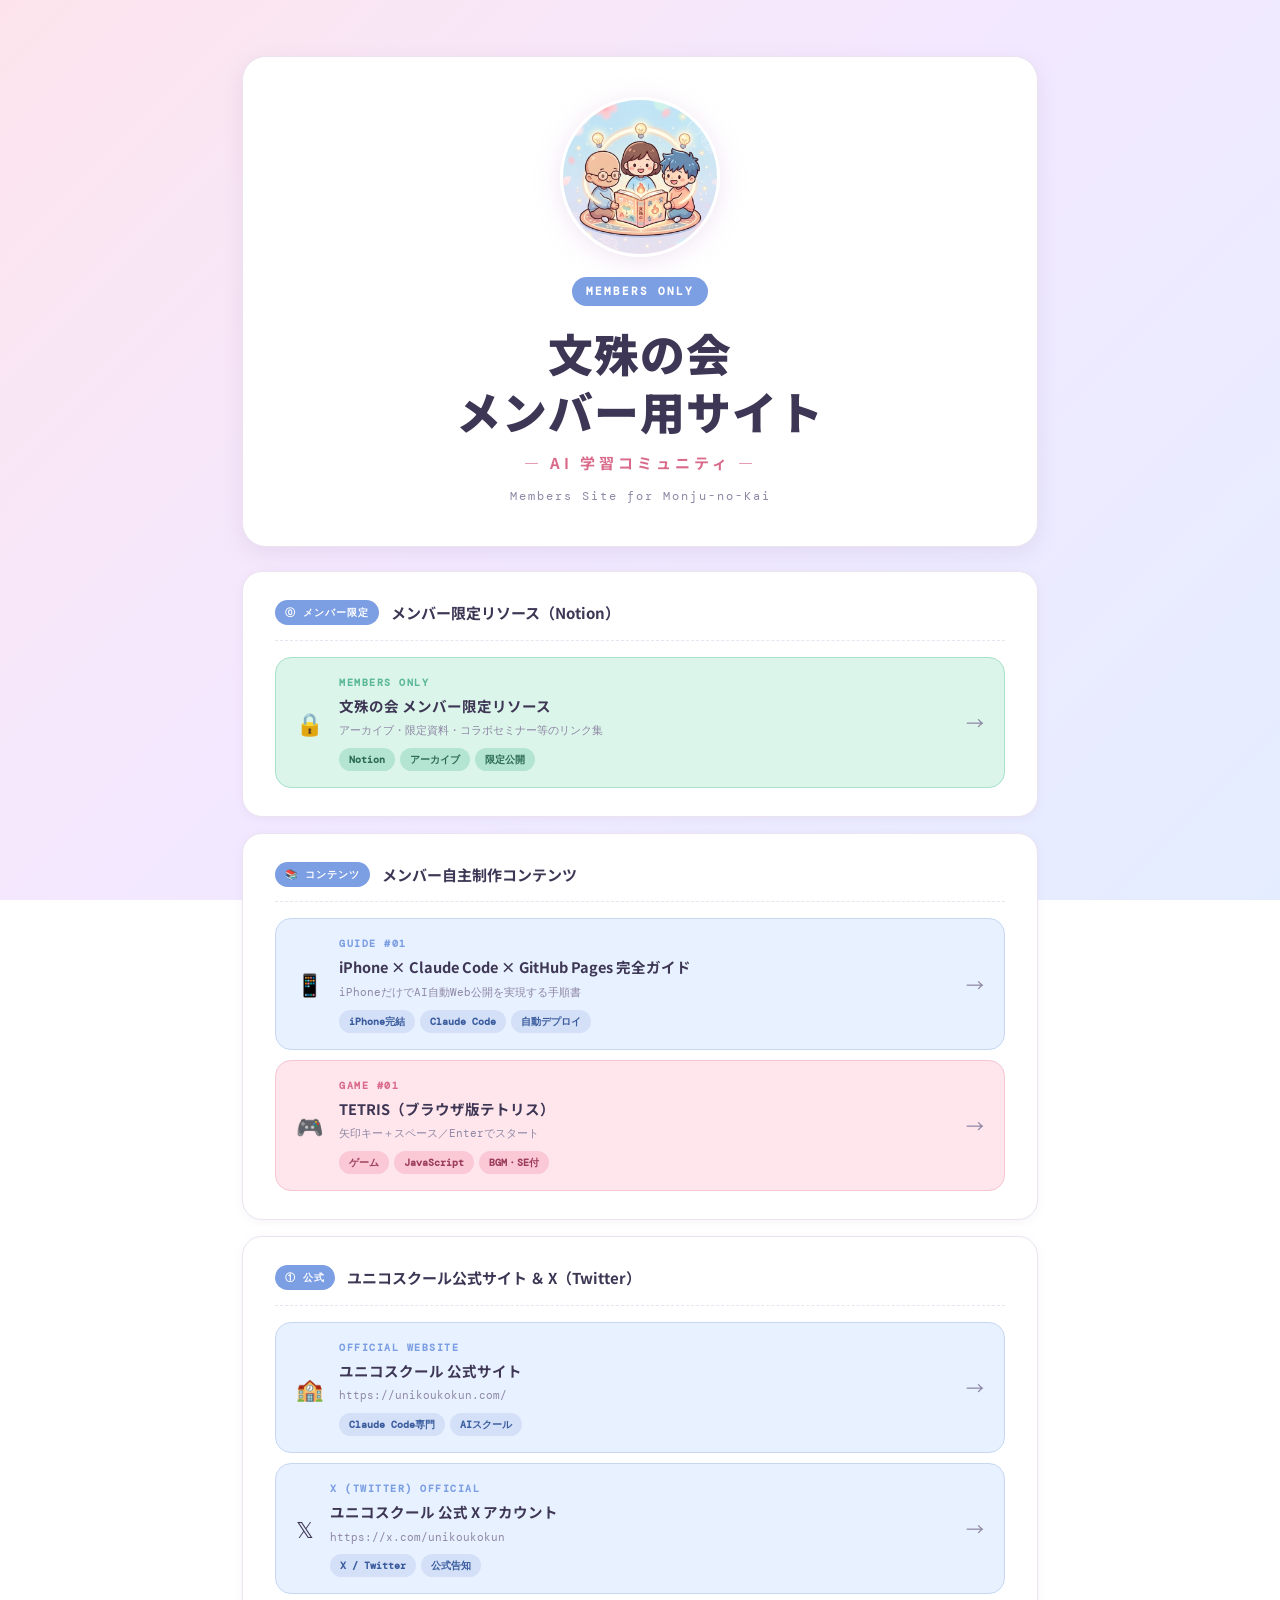
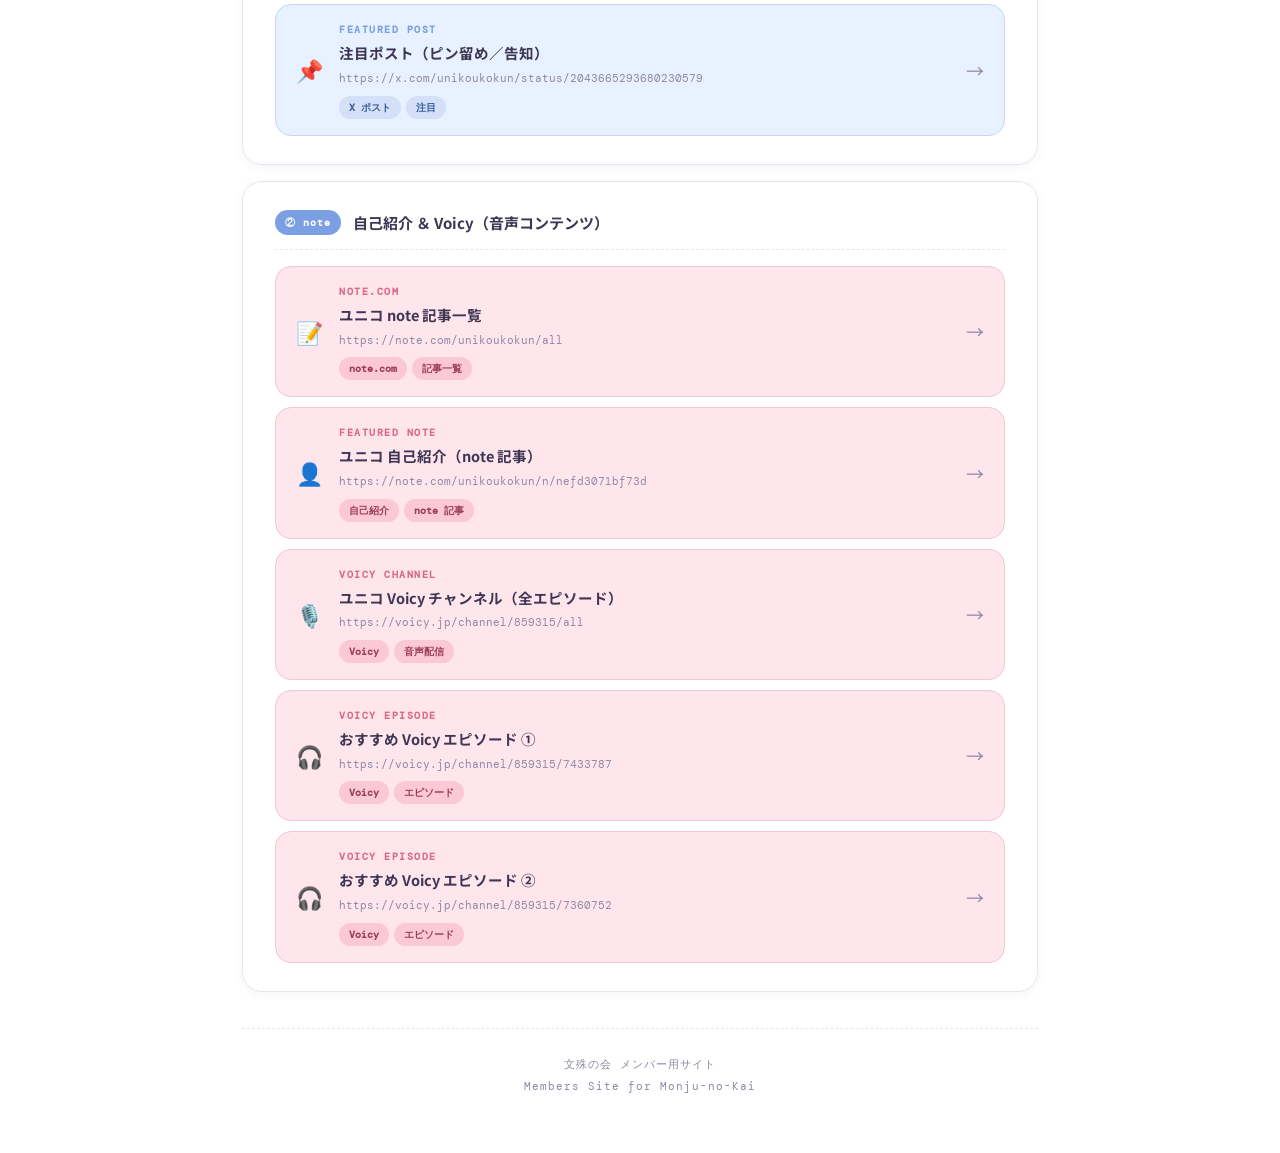
<file: index.html>
<!DOCTYPE html>
<html lang="ja">
<head>
    <meta charset="UTF-8">
    <meta name="viewport" content="width=device-width, initial-scale=1.0">
    <title>文殊の会 メンバー用サイト</title>
    <link rel="icon" type="image/jpeg" href="./group-icon.JPG">
    <link rel="apple-touch-icon" href="./group-icon.JPG">
    <link href="https://fonts.googleapis.com/css2?family=Noto+Sans+JP:wght@400;700;900&family=DM+Mono:wght@400;600&display=swap" rel="stylesheet">
    <style>
        :root {
            --bg: #fdf6f8;
            --white: #ffffff;
            --text: #3d3654;
            --text-sub: #5a527a;
            --muted: #8e87a5;
            --border: #ece3f0;
            --accent: #7c9ee3;
            --accent-bg: #e8f1ff;
            --pink: #d96a8a;
            --pink-bg: #ffe6ec;
            --green: #5cb89a;
            --green-bg: #dcf5ea;
            --gold: #c59a30;
            --gold-bg: #fff3d0;
            --gold-border: #ecc96a;
            --shadow-sm: 0 2px 8px rgba(140, 110, 160, 0.08);
            --shadow-md: 0 6px 20px rgba(140, 110, 160, 0.12);
        }

        * { margin: 0; padding: 0; box-sizing: border-box; }

        body {
            background: linear-gradient(135deg, #fde4ec 0%, #f3e8ff 45%, #e4edff 100%);
            background-attachment: fixed;
            color: var(--text);
            font-family: 'Noto Sans JP', sans-serif;
            min-height: 100vh;
            line-height: 1.7;
        }

        .container {
            max-width: 860px;
            margin: 0 auto;
            padding: 56px 32px;
        }

        .header {
            background: var(--white);
            border: 1.5px solid var(--border);
            border-radius: 24px;
            padding: 40px;
            margin-bottom: 24px;
            text-align: center;
            box-shadow: var(--shadow-md);
        }

        .header-icon {
            display: block;
            width: 160px;
            height: 160px;
            margin: 0 auto 18px;
            border-radius: 50%;
            object-fit: cover;
            box-shadow: 0 4px 24px rgba(216, 180, 220, 0.35);
            border: 3px solid var(--white);
        }

        .header-badge {
            display: inline-block;
            font-family: 'DM Mono', monospace;
            font-size: 11px;
            font-weight: 600;
            letter-spacing: 2px;
            text-transform: uppercase;
            color: var(--white);
            background: var(--accent);
            padding: 5px 14px;
            border-radius: 999px;
            margin-bottom: 18px;
        }

        h1 {
            font-size: clamp(1.8rem, 4vw, 2.8rem);
            font-weight: 900;
            color: var(--text);
            line-height: 1.3;
            margin-bottom: 10px;
            letter-spacing: 1px;
        }

        .monju-subtitle {
            font-size: 15px;
            font-weight: 700;
            color: var(--pink);
            letter-spacing: 4px;
            margin-top: 6px;
            margin-bottom: 10px;
        }

        .subtitle {
            font-family: 'DM Mono', monospace;
            font-size: 12px;
            color: var(--muted);
            letter-spacing: 2px;
        }

        /* Event banner */
        .event-banner {
            background: linear-gradient(135deg, #fff3d0 0%, #ffe8ec 100%);
            border: 1.5px solid var(--gold-border);
            border-radius: 20px;
            padding: 32px 36px;
            margin-bottom: 24px;
            box-shadow: var(--shadow-sm);
        }

        .event-banner-tag {
            display: inline-block;
            background: var(--gold-border);
            color: #fff;
            font-family: 'DM Mono', monospace;
            font-size: 10px;
            font-weight: 700;
            letter-spacing: 2px;
            padding: 4px 12px;
            border-radius: 999px;
            margin-bottom: 14px;
            text-transform: uppercase;
        }

        .event-date {
            font-size: 13px;
            font-weight: 700;
            color: var(--gold);
            margin-bottom: 8px;
            font-family: 'DM Mono', monospace;
        }

        .event-title {
            font-size: 1.2rem;
            font-weight: 900;
            color: var(--text);
            margin-bottom: 12px;
            line-height: 1.55;
        }

        .event-desc {
            font-size: 13.5px;
            color: var(--text-sub);
            margin-bottom: 16px;
            line-height: 1.85;
        }

        .event-guest {
            display: inline-flex;
            align-items: center;
            gap: 8px;
            background: var(--white);
            border: 1.5px solid var(--gold-border);
            color: var(--gold);
            font-size: 13px;
            font-weight: 700;
            padding: 7px 16px;
            border-radius: 999px;
            margin-bottom: 20px;
        }

        .btn-link {
            display: inline-flex;
            align-items: center;
            gap: 8px;
            background: var(--accent);
            color: var(--white);
            text-decoration: none;
            font-family: 'DM Mono', monospace;
            font-size: 12px;
            font-weight: 600;
            letter-spacing: 1px;
            padding: 12px 24px;
            border-radius: 999px;
            transition: opacity 0.15s, transform 0.15s, box-shadow 0.15s;
            box-shadow: 0 4px 12px rgba(124, 158, 227, 0.35);
        }
        .btn-link:hover { opacity: 0.92; transform: translateY(-1px); box-shadow: 0 6px 16px rgba(124, 158, 227, 0.45); }

        /* Section */
        .section {
            background: var(--white);
            border: 1.5px solid var(--border);
            border-radius: 20px;
            padding: 28px 32px;
            margin-bottom: 16px;
            box-shadow: var(--shadow-sm);
        }

        .section-header {
            display: flex;
            align-items: center;
            gap: 12px;
            margin-bottom: 16px;
            padding-bottom: 14px;
            border-bottom: 1.5px dashed var(--border);
        }

        .section-num {
            font-family: 'DM Mono', monospace;
            font-size: 10px;
            font-weight: 700;
            letter-spacing: 1px;
            color: var(--white);
            background: var(--accent);
            padding: 4px 10px;
            border-radius: 999px;
            flex-shrink: 0;
        }

        .section-title {
            font-size: 15px;
            font-weight: 700;
            color: var(--text);
        }

        .link-grid { display: grid; gap: 10px; }

        .link-card {
            display: flex;
            align-items: center;
            gap: 16px;
            border-radius: 16px;
            padding: 16px 20px;
            text-decoration: none;
            color: inherit;
            border: 1.5px solid transparent;
            transition: transform 0.15s, box-shadow 0.15s;
        }
        .link-card:hover {
            transform: translateY(-2px);
            box-shadow: var(--shadow-md);
        }

        .link-card.purple { background: var(--accent-bg); border-color: #c7d7f3; }
        .link-card.pink   { background: var(--pink-bg);   border-color: #f5c6d3; }
        .link-card.green  { background: var(--green-bg);  border-color: #a8e0cb; }
        .link-card.gold   { background: var(--gold-bg);   border-color: var(--gold-border); }

        .link-icon { font-size: 22px; flex-shrink: 0; }

        .link-content { flex: 1; min-width: 0; }

        .link-label {
            font-family: 'DM Mono', monospace;
            font-size: 10px;
            font-weight: 700;
            letter-spacing: 1.5px;
            text-transform: uppercase;
            margin-bottom: 3px;
        }
        .purple .link-label { color: var(--accent); }
        .pink   .link-label { color: var(--pink); }
        .green  .link-label { color: var(--green); }
        .gold   .link-label { color: var(--gold); }

        .link-name {
            font-size: 14.5px;
            font-weight: 700;
            color: var(--text);
            margin-bottom: 3px;
        }

        .link-url {
            font-family: 'DM Mono', monospace;
            font-size: 11px;
            color: var(--muted);
            word-break: break-all;
        }

        .tags { margin-top: 8px; display: flex; flex-wrap: wrap; gap: 5px; }

        .tag {
            font-family: 'DM Mono', monospace;
            font-size: 10px;
            font-weight: 700;
            padding: 3px 10px;
            border-radius: 999px;
        }
        .tag-purple { background: #d4e0f7; color: #3a5c9e; }
        .tag-pink   { background: #fbc8d6; color: #9c3d5c; }
        .tag-green  { background: #b4e5d2; color: #2d6b55; }
        .tag-gold   { background: #ffe8a8; color: #8a6620; }

        .link-arrow {
            font-size: 18px;
            color: var(--muted);
            flex-shrink: 0;
            transition: color 0.15s, transform 0.15s;
        }
        .link-card:hover .link-arrow { color: var(--text); transform: translateX(3px); }

        .footer {
            text-align: center;
            font-family: 'DM Mono', monospace;
            font-size: 11px;
            color: var(--muted);
            margin-top: 36px;
            padding-top: 24px;
            border-top: 1.5px dashed var(--border);
            letter-spacing: 1px;
            line-height: 2;
        }

        @media (max-width: 600px) {
            .container { padding: 24px 14px; }
            .header { padding: 28px 20px; }
            .header-icon { width: 128px; height: 128px; }
            .section { padding: 20px 16px; }
            .event-banner { padding: 22px 18px; }
        }
    </style>
</head>
<body>
<div class="container">

    <div class="header">
        <img src="./group-icon.JPG" alt="文殊の会グループアイコン" class="header-icon" onerror="this.style.display='none'">
        <div class="header-badge">Members Only</div>
        <h1>文殊の会<br>メンバー用サイト</h1>
        <p class="monju-subtitle">― AI 学習コミュニティ ―</p>
        <p class="subtitle">Members Site for Monju-no-Kai</p>
    </div>

    <div class="section">
        <div class="section-header">
            <span class="section-num">⓪ メンバー限定</span>
            <span class="section-title">メンバー限定リソース（Notion）</span>
        </div>
        <div class="link-grid">
            <a href="https://www.notion.so/35c28b901adf80f48ea7f25cead79d21" target="_blank" class="link-card green">
                <div class="link-icon">🔒</div>
                <div class="link-content">
                    <div class="link-label">Members Only</div>
                    <div class="link-name">文殊の会 メンバー限定リソース</div>
                    <div class="link-url">アーカイブ・限定資料・コラボセミナー等のリンク集</div>
                    <div class="tags">
                        <span class="tag tag-green">Notion</span>
                        <span class="tag tag-green">アーカイブ</span>
                        <span class="tag tag-green">限定公開</span>
                    </div>
                </div>
                <div class="link-arrow">→</div>
            </a>
        </div>
    </div>

    <div class="section">
        <div class="section-header">
            <span class="section-num">📚 コンテンツ</span>
            <span class="section-title">メンバー自主制作コンテンツ</span>
        </div>
        <div class="link-grid">
            <a href="./iphone-claude-code-guide.html" class="link-card purple">
                <div class="link-icon">📱</div>
                <div class="link-content">
                    <div class="link-label">Guide #01</div>
                    <div class="link-name">iPhone × Claude Code × GitHub Pages 完全ガイド</div>
                    <div class="link-url">iPhoneだけでAI自動Web公開を実現する手順書</div>
                    <div class="tags">
                        <span class="tag tag-purple">iPhone完結</span>
                        <span class="tag tag-purple">Claude Code</span>
                        <span class="tag tag-purple">自動デプロイ</span>
                    </div>
                </div>
                <div class="link-arrow">→</div>
            </a>
            <a href="./tetris/" class="link-card pink">
                <div class="link-icon">🎮</div>
                <div class="link-content">
                    <div class="link-label">Game #01</div>
                    <div class="link-name">TETRIS（ブラウザ版テトリス）</div>
                    <div class="link-url">矢印キー＋スペース／Enterでスタート</div>
                    <div class="tags">
                        <span class="tag tag-pink">ゲーム</span>
                        <span class="tag tag-pink">JavaScript</span>
                        <span class="tag tag-pink">BGM・SE付</span>
                    </div>
                </div>
                <div class="link-arrow">→</div>
            </a>
        </div>
    </div>

    <div class="section">
        <div class="section-header">
            <span class="section-num">① 公式</span>
            <span class="section-title">ユニコスクール公式サイト ＆ X（Twitter）</span>
        </div>
        <div class="link-grid">
            <a href="https://unikoukokun.com/" target="_blank" class="link-card purple">
                <div class="link-icon">🏫</div>
                <div class="link-content">
                    <div class="link-label">Official Website</div>
                    <div class="link-name">ユニコスクール 公式サイト</div>
                    <div class="link-url">https://unikoukokun.com/</div>
                    <div class="tags">
                        <span class="tag tag-purple">Claude Code専門</span>
                        <span class="tag tag-purple">AIスクール</span>
                    </div>
                </div>
                <div class="link-arrow">→</div>
            </a>
            <a href="https://x.com/unikoukokun" target="_blank" class="link-card purple">
                <div class="link-icon">𝕏</div>
                <div class="link-content">
                    <div class="link-label">X (Twitter) Official</div>
                    <div class="link-name">ユニコスクール 公式 X アカウント</div>
                    <div class="link-url">https://x.com/unikoukokun</div>
                    <div class="tags">
                        <span class="tag tag-purple">X / Twitter</span>
                        <span class="tag tag-purple">公式告知</span>
                    </div>
                </div>
                <div class="link-arrow">→</div>
            </a>
            <a href="https://x.com/unikoukokun/status/2043665293680230579" target="_blank" class="link-card purple">
                <div class="link-icon">📌</div>
                <div class="link-content">
                    <div class="link-label">Featured Post</div>
                    <div class="link-name">注目ポスト（ピン留め／告知）</div>
                    <div class="link-url">https://x.com/unikoukokun/status/2043665293680230579</div>
                    <div class="tags">
                        <span class="tag tag-purple">X ポスト</span>
                        <span class="tag tag-purple">注目</span>
                    </div>
                </div>
                <div class="link-arrow">→</div>
            </a>
        </div>
    </div>

    <div class="section">
        <div class="section-header">
            <span class="section-num">② note</span>
            <span class="section-title">自己紹介 ＆ Voicy（音声コンテンツ）</span>
        </div>
        <div class="link-grid">
            <a href="https://note.com/unikoukokun/all" target="_blank" class="link-card pink">
                <div class="link-icon">📝</div>
                <div class="link-content">
                    <div class="link-label">note.com</div>
                    <div class="link-name">ユニコ note 記事一覧</div>
                    <div class="link-url">https://note.com/unikoukokun/all</div>
                    <div class="tags">
                        <span class="tag tag-pink">note.com</span>
                        <span class="tag tag-pink">記事一覧</span>
                    </div>
                </div>
                <div class="link-arrow">→</div>
            </a>
            <a href="https://note.com/unikoukokun/n/nefd3071bf73d" target="_blank" class="link-card pink">
                <div class="link-icon">👤</div>
                <div class="link-content">
                    <div class="link-label">Featured Note</div>
                    <div class="link-name">ユニコ 自己紹介（note 記事）</div>
                    <div class="link-url">https://note.com/unikoukokun/n/nefd3071bf73d</div>
                    <div class="tags">
                        <span class="tag tag-pink">自己紹介</span>
                        <span class="tag tag-pink">note 記事</span>
                    </div>
                </div>
                <div class="link-arrow">→</div>
            </a>
            <a href="https://voicy.jp/channel/859315/all" target="_blank" class="link-card pink">
                <div class="link-icon">🎙️</div>
                <div class="link-content">
                    <div class="link-label">Voicy Channel</div>
                    <div class="link-name">ユニコ Voicy チャンネル（全エピソード）</div>
                    <div class="link-url">https://voicy.jp/channel/859315/all</div>
                    <div class="tags">
                        <span class="tag tag-pink">Voicy</span>
                        <span class="tag tag-pink">音声配信</span>
                    </div>
                </div>
                <div class="link-arrow">→</div>
            </a>
            <a href="https://voicy.jp/channel/859315/7433787" target="_blank" class="link-card pink">
                <div class="link-icon">🎧</div>
                <div class="link-content">
                    <div class="link-label">Voicy Episode</div>
                    <div class="link-name">おすすめ Voicy エピソード ①</div>
                    <div class="link-url">https://voicy.jp/channel/859315/7433787</div>
                    <div class="tags">
                        <span class="tag tag-pink">Voicy</span>
                        <span class="tag tag-pink">エピソード</span>
                    </div>
                </div>
                <div class="link-arrow">→</div>
            </a>
            <a href="https://voicy.jp/channel/859315/7360752" target="_blank" class="link-card pink">
                <div class="link-icon">🎧</div>
                <div class="link-content">
                    <div class="link-label">Voicy Episode</div>
                    <div class="link-name">おすすめ Voicy エピソード ②</div>
                    <div class="link-url">https://voicy.jp/channel/859315/7360752</div>
                    <div class="tags">
                        <span class="tag tag-pink">Voicy</span>
                        <span class="tag tag-pink">エピソード</span>
                    </div>
                </div>
                <div class="link-arrow">→</div>
            </a>
        </div>
    </div>

    <div class="footer">
        <p>文殊の会 メンバー用サイト</p>
        <p>Members Site for Monju-no-Kai</p>
    </div>

</div>
</body>
</html>
</file>
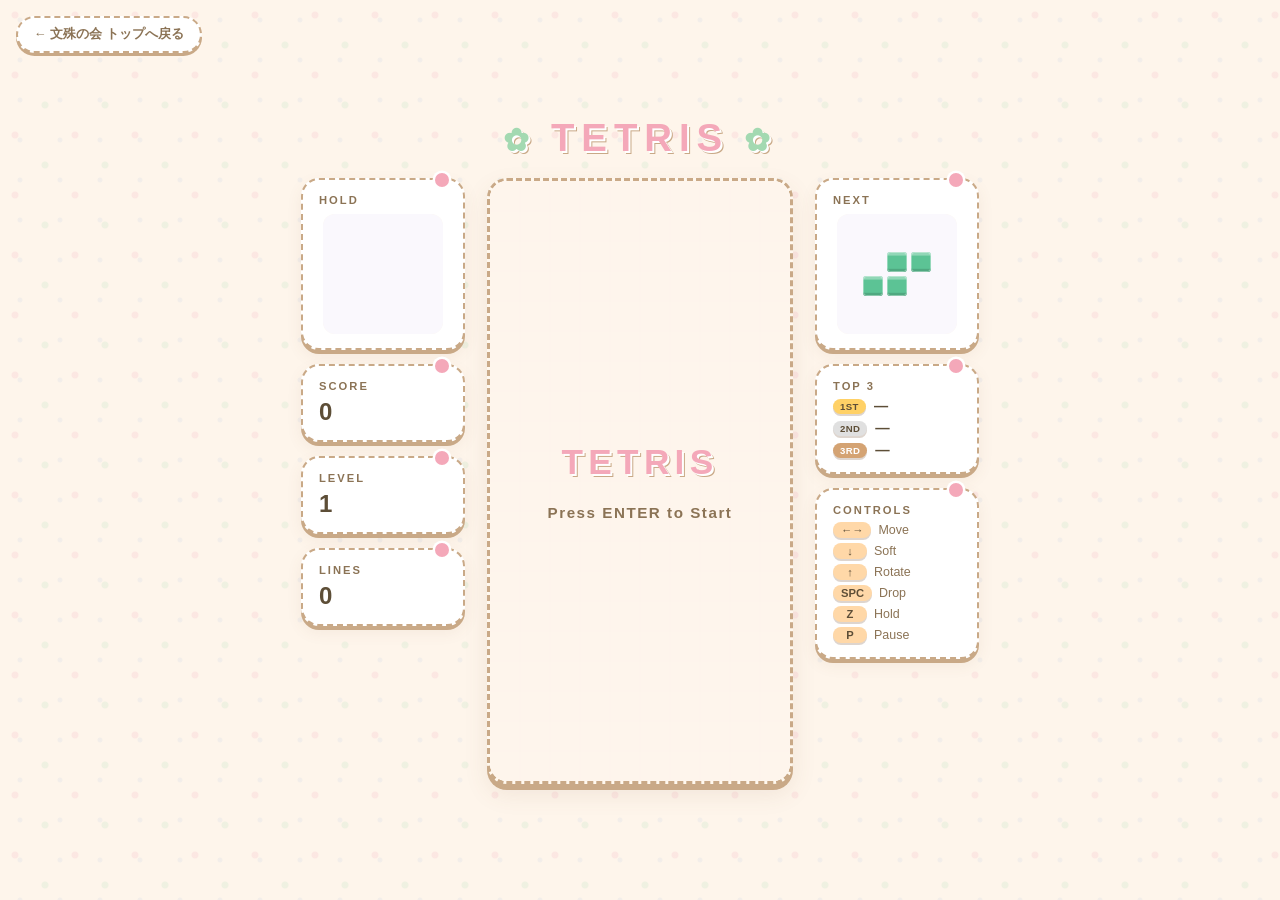
<file: tetris/index.html>
<!DOCTYPE html>
<html lang="ja">
<head>
  <meta charset="UTF-8" />
  <meta name="viewport" content="width=device-width, initial-scale=1.0" />
  <title>TETRIS - 文殊の会</title>
  <link rel="icon" type="image/jpeg" href="../group-icon.JPG">
  <link rel="apple-touch-icon" href="../group-icon.JPG">
  <link rel="preconnect" href="https://fonts.googleapis.com">
  <link rel="preconnect" href="https://fonts.gstatic.com" crossorigin>
  <link href="https://fonts.googleapis.com/css2?family=Noto+Sans+JP:wght@400;500;700;900&family=DM+Mono:wght@400;500;600&display=swap" rel="stylesheet">
  <link rel="stylesheet" href="style.css?v=7" />
</head>
<body>
  <a href="../index.html" class="home-back">← 文殊の会 トップへ戻る</a>

  <div id="app">
    <header>
      <h1>TETRIS</h1>
    </header>

    <main id="game-area">
      <!-- 左パネル: スコア情報＋ホールド -->
      <aside id="panel-left">
        <div class="panel-block">
          <div class="label">HOLD</div>
          <canvas id="hold-canvas" width="120" height="120"></canvas>
        </div>
        <div class="panel-block">
          <div class="label">SCORE</div>
          <div class="value" id="score">0</div>
        </div>
        <div class="panel-block">
          <div class="label">LEVEL</div>
          <div class="value" id="level">1</div>
        </div>
        <div class="panel-block">
          <div class="label">LINES</div>
          <div class="value" id="lines">0</div>
        </div>
      </aside>

      <!-- メインゲームボード -->
      <div id="board-wrapper">
        <canvas id="board" width="300" height="600"></canvas>
        <!-- オーバーレイ: スタート・ゲームオーバー -->
        <div id="overlay" class="overlay active">
          <div class="overlay-content">
            <div class="overlay-title" id="overlay-title">TETRIS</div>
            <div class="overlay-sub" id="overlay-sub">Press ENTER to Start</div>
          </div>
        </div>
      </div>

      <!-- 右パネル: ネクスト＋TOP3＋操作説明 -->
      <aside id="panel-right">
        <div class="panel-block">
          <div class="label">NEXT</div>
          <canvas id="next-canvas" width="120" height="120"></canvas>
        </div>
        <div class="panel-block">
          <div class="label">TOP 3</div>
          <div class="high-scores" id="high-scores">
            <div class="hi-row rank-1"><span class="rank">1ST</span><span class="score">—</span></div>
            <div class="hi-row rank-2"><span class="rank">2ND</span><span class="score">—</span></div>
            <div class="hi-row rank-3"><span class="rank">3RD</span><span class="score">—</span></div>
          </div>
        </div>
        <div class="panel-block controls-info">
          <div class="label">CONTROLS</div>
          <div class="control-item"><span class="key">←→</span> Move</div>
          <div class="control-item"><span class="key">↓</span> Soft</div>
          <div class="control-item"><span class="key">↑</span> Rotate</div>
          <div class="control-item"><span class="key">SPC</span> Drop</div>
          <div class="control-item"><span class="key">Z</span> Hold</div>
          <div class="control-item"><span class="key">P</span> Pause</div>
        </div>
      </aside>
    </main>
  </div>

  <script src="tetris.js?v=7"></script>
</body>
</html>
</file>
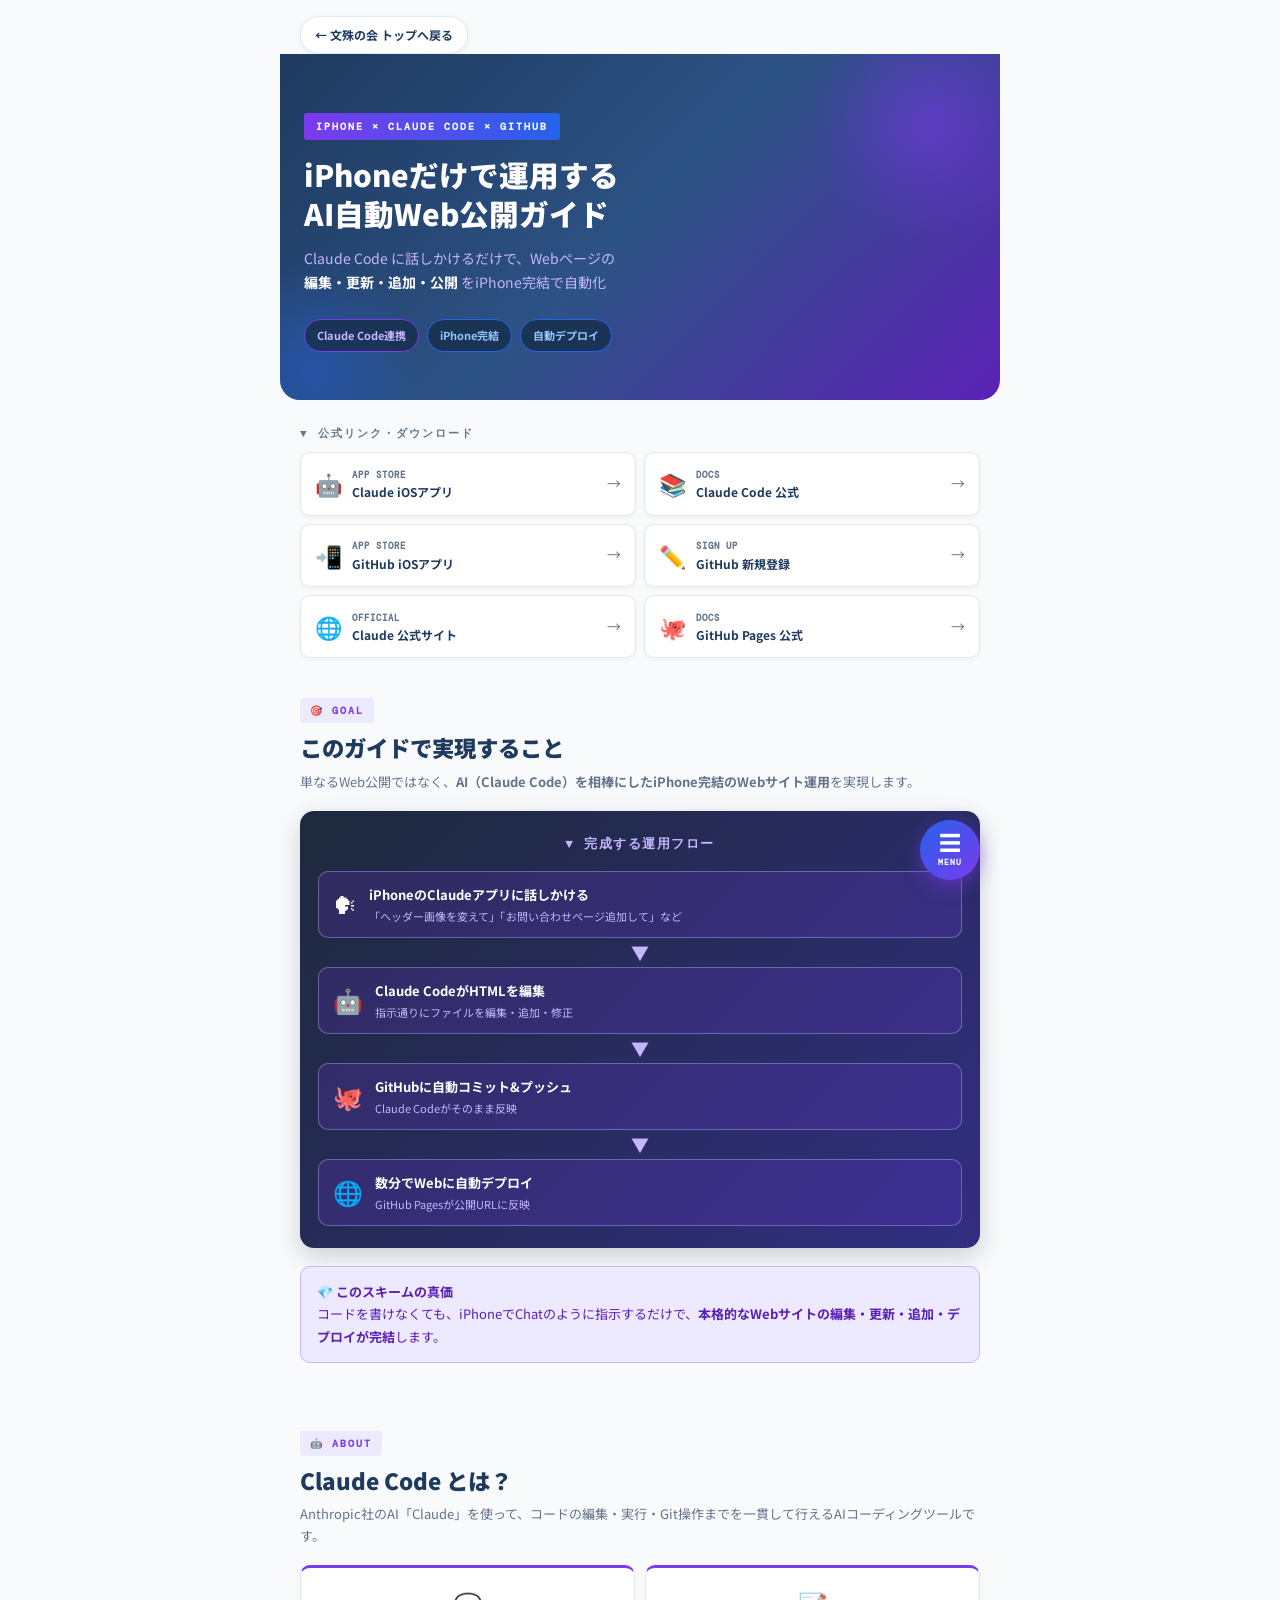
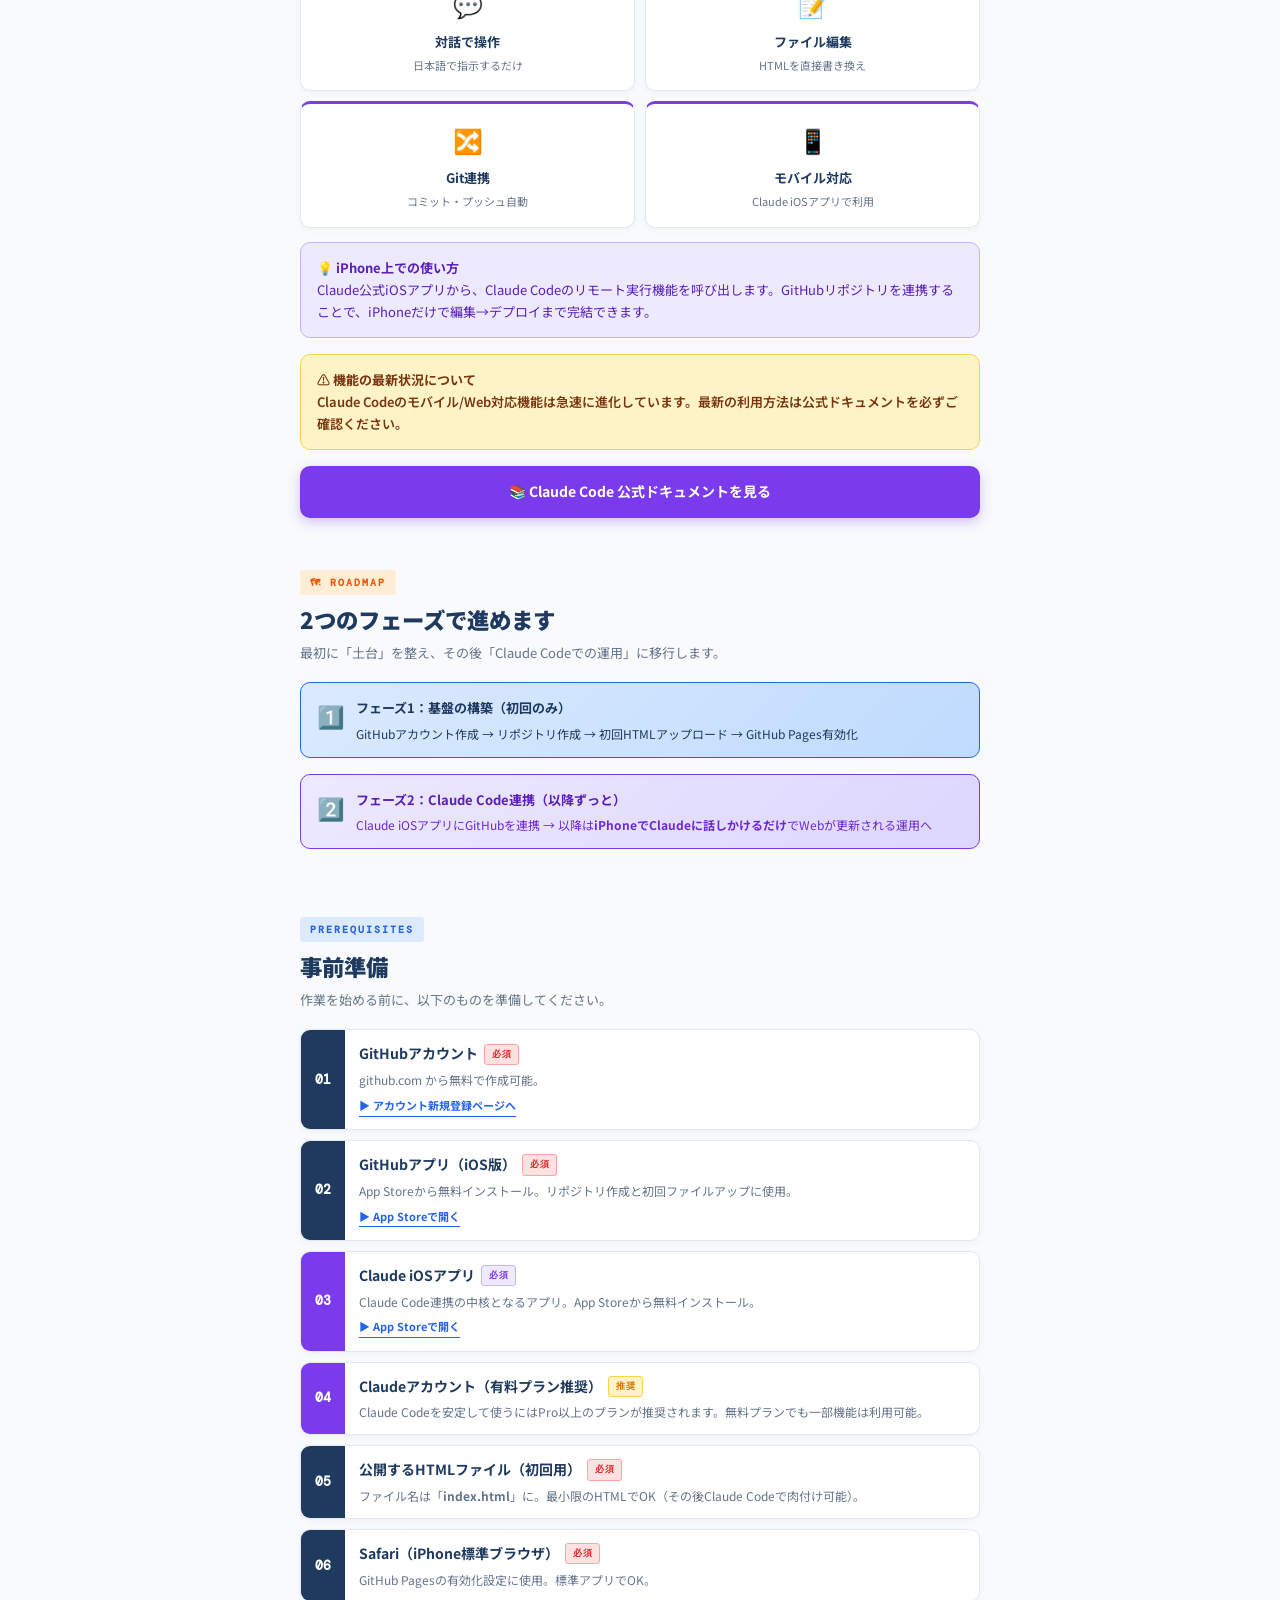
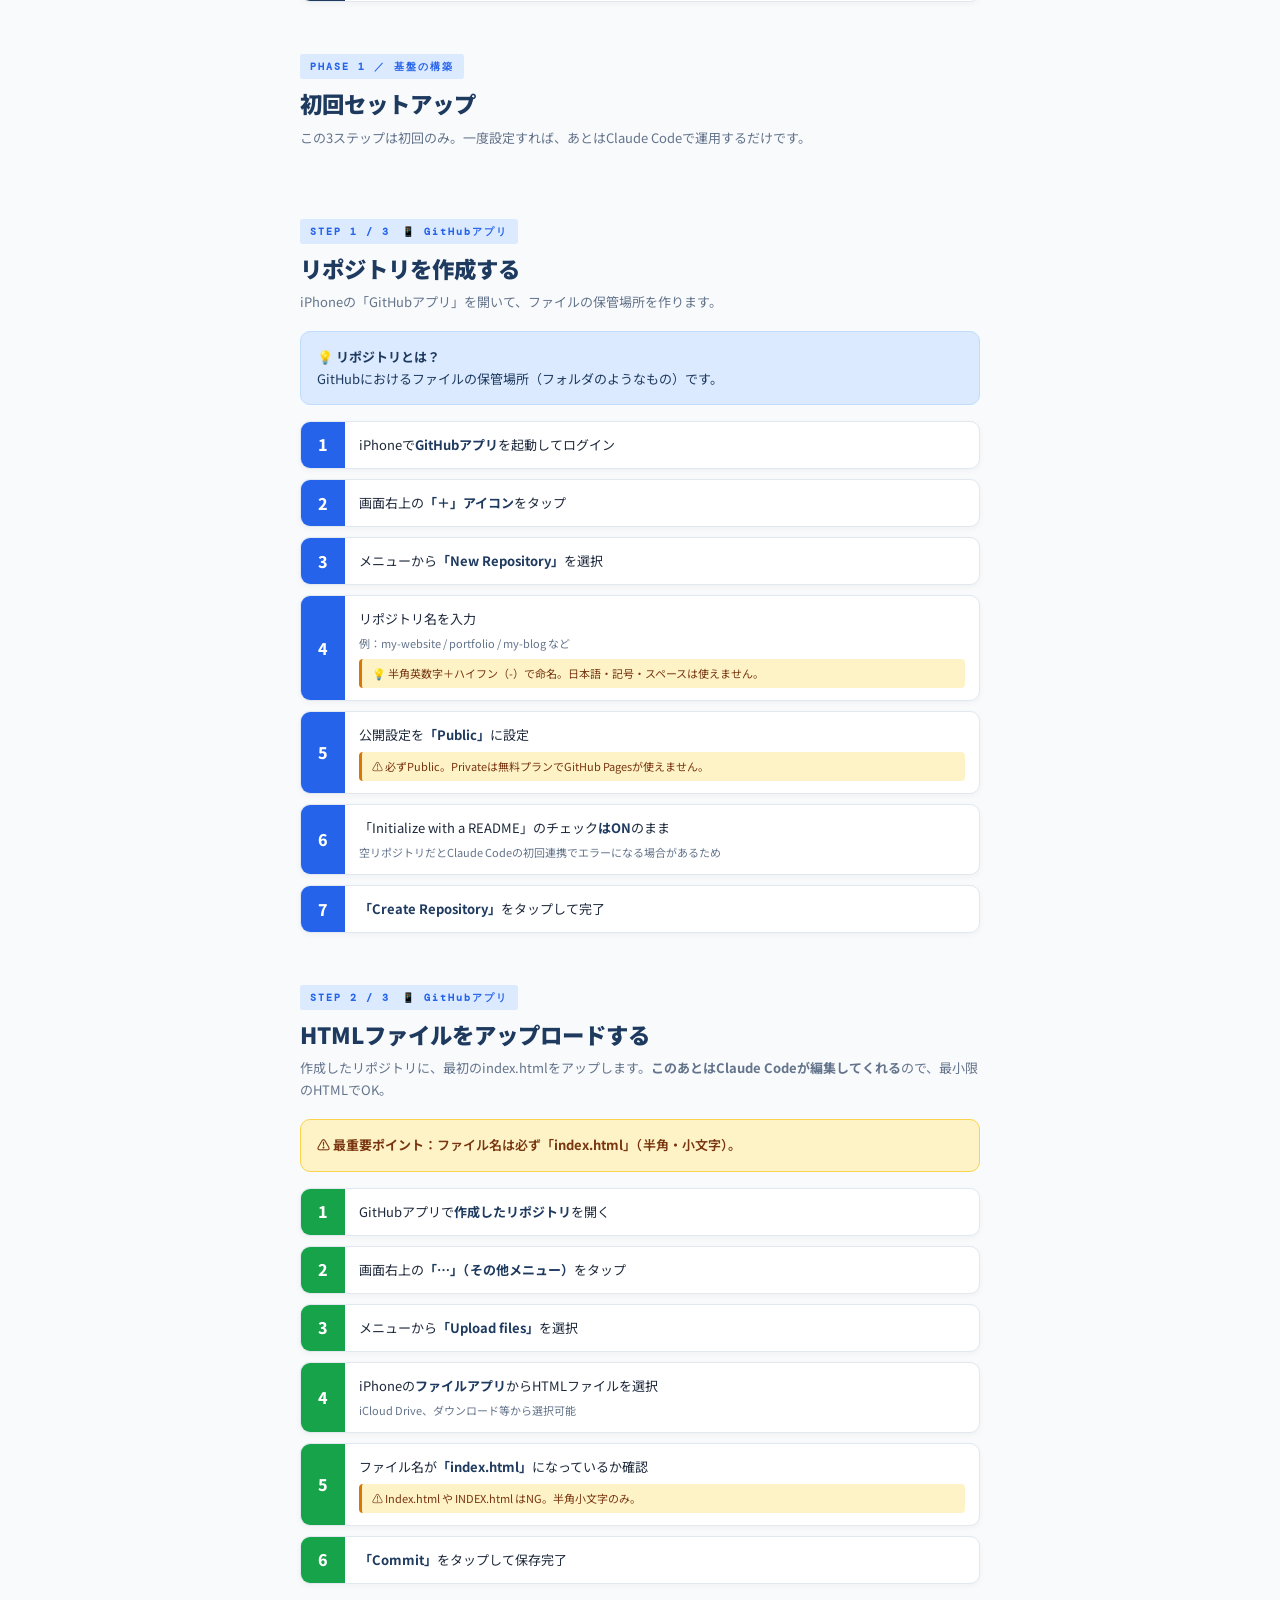
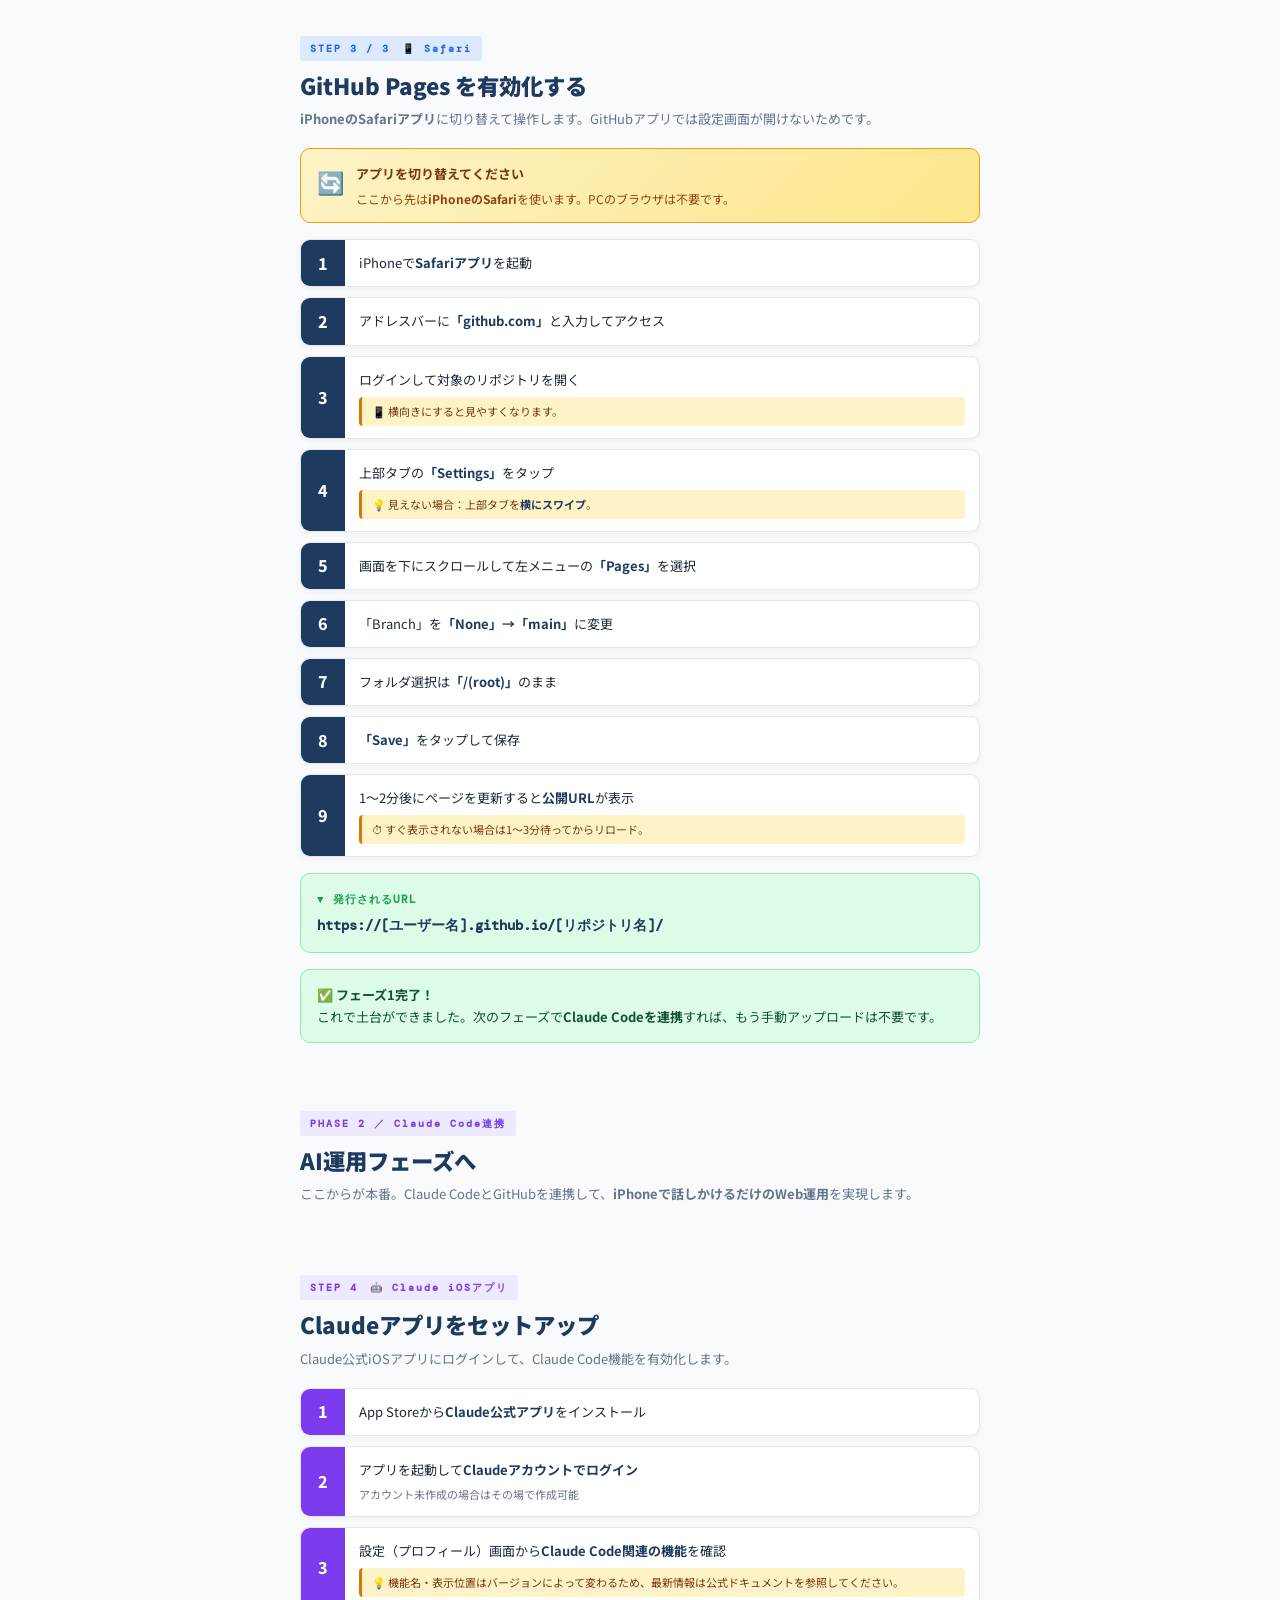
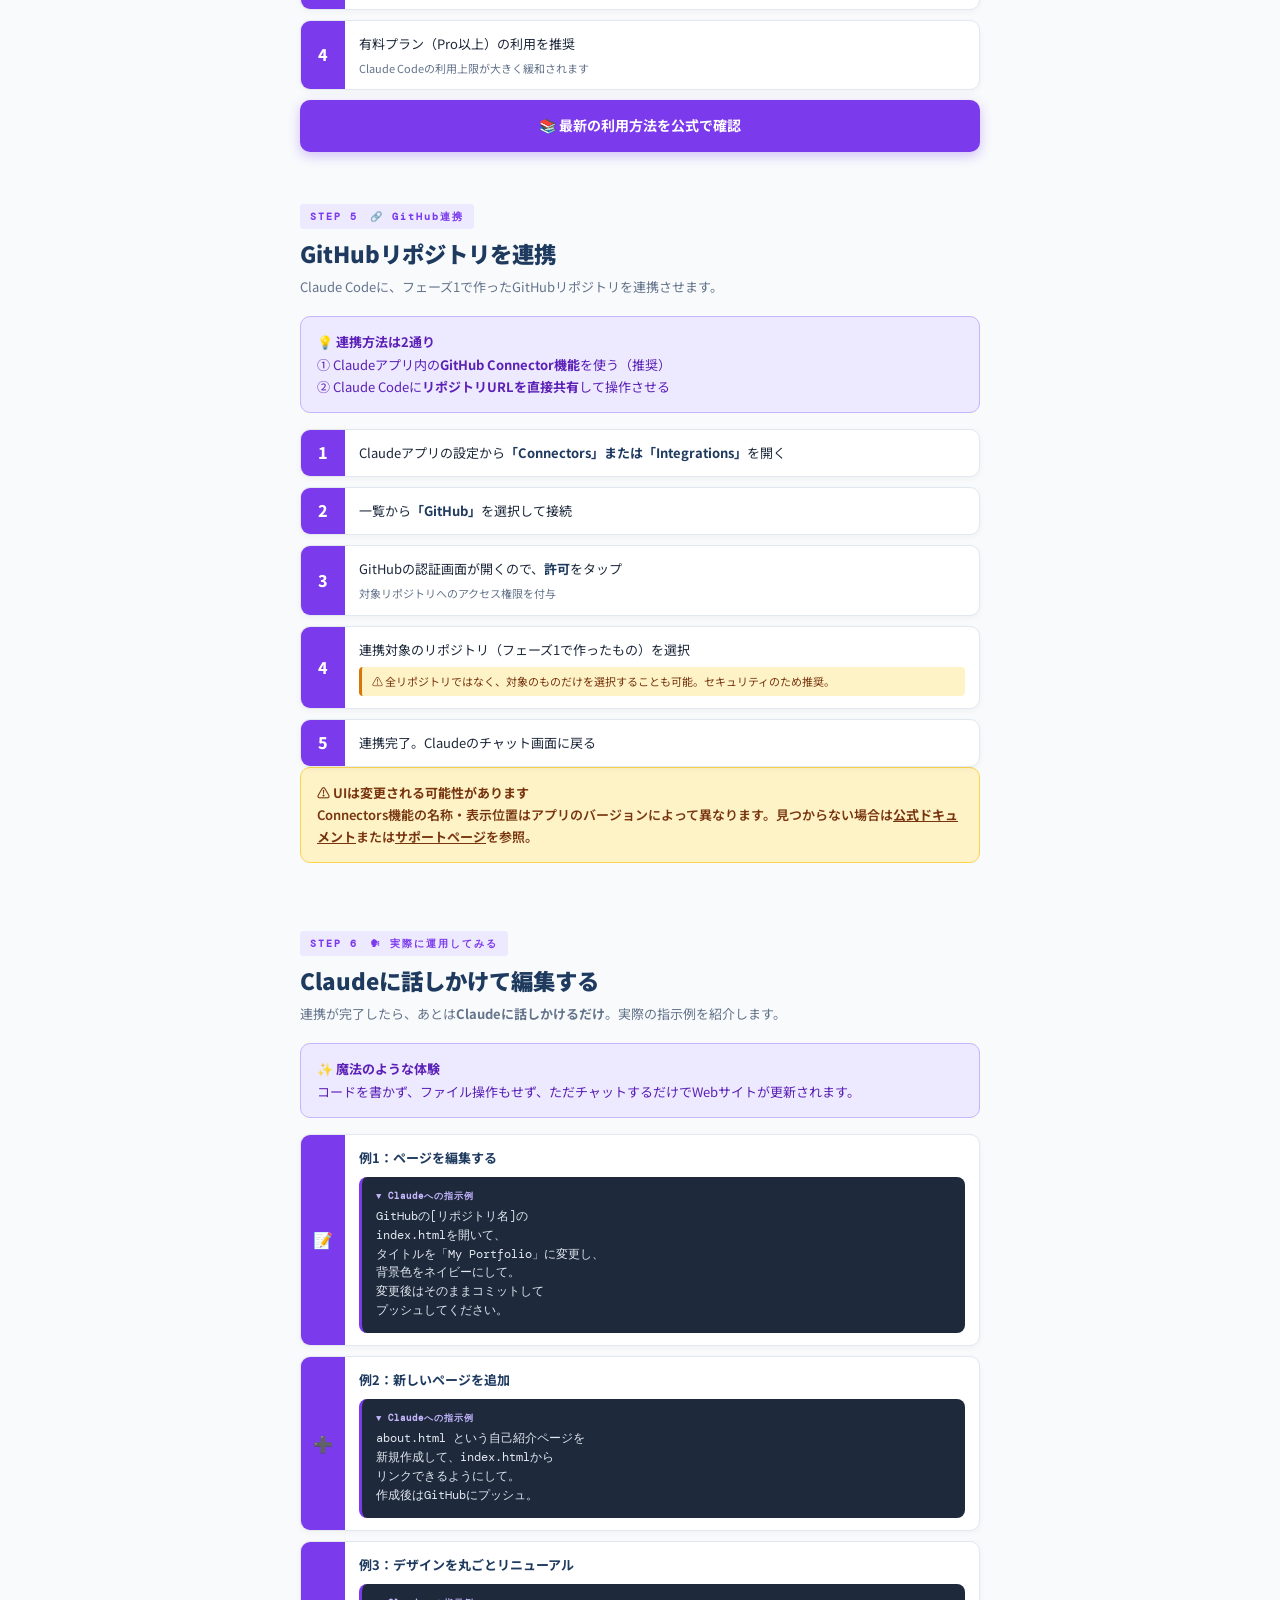
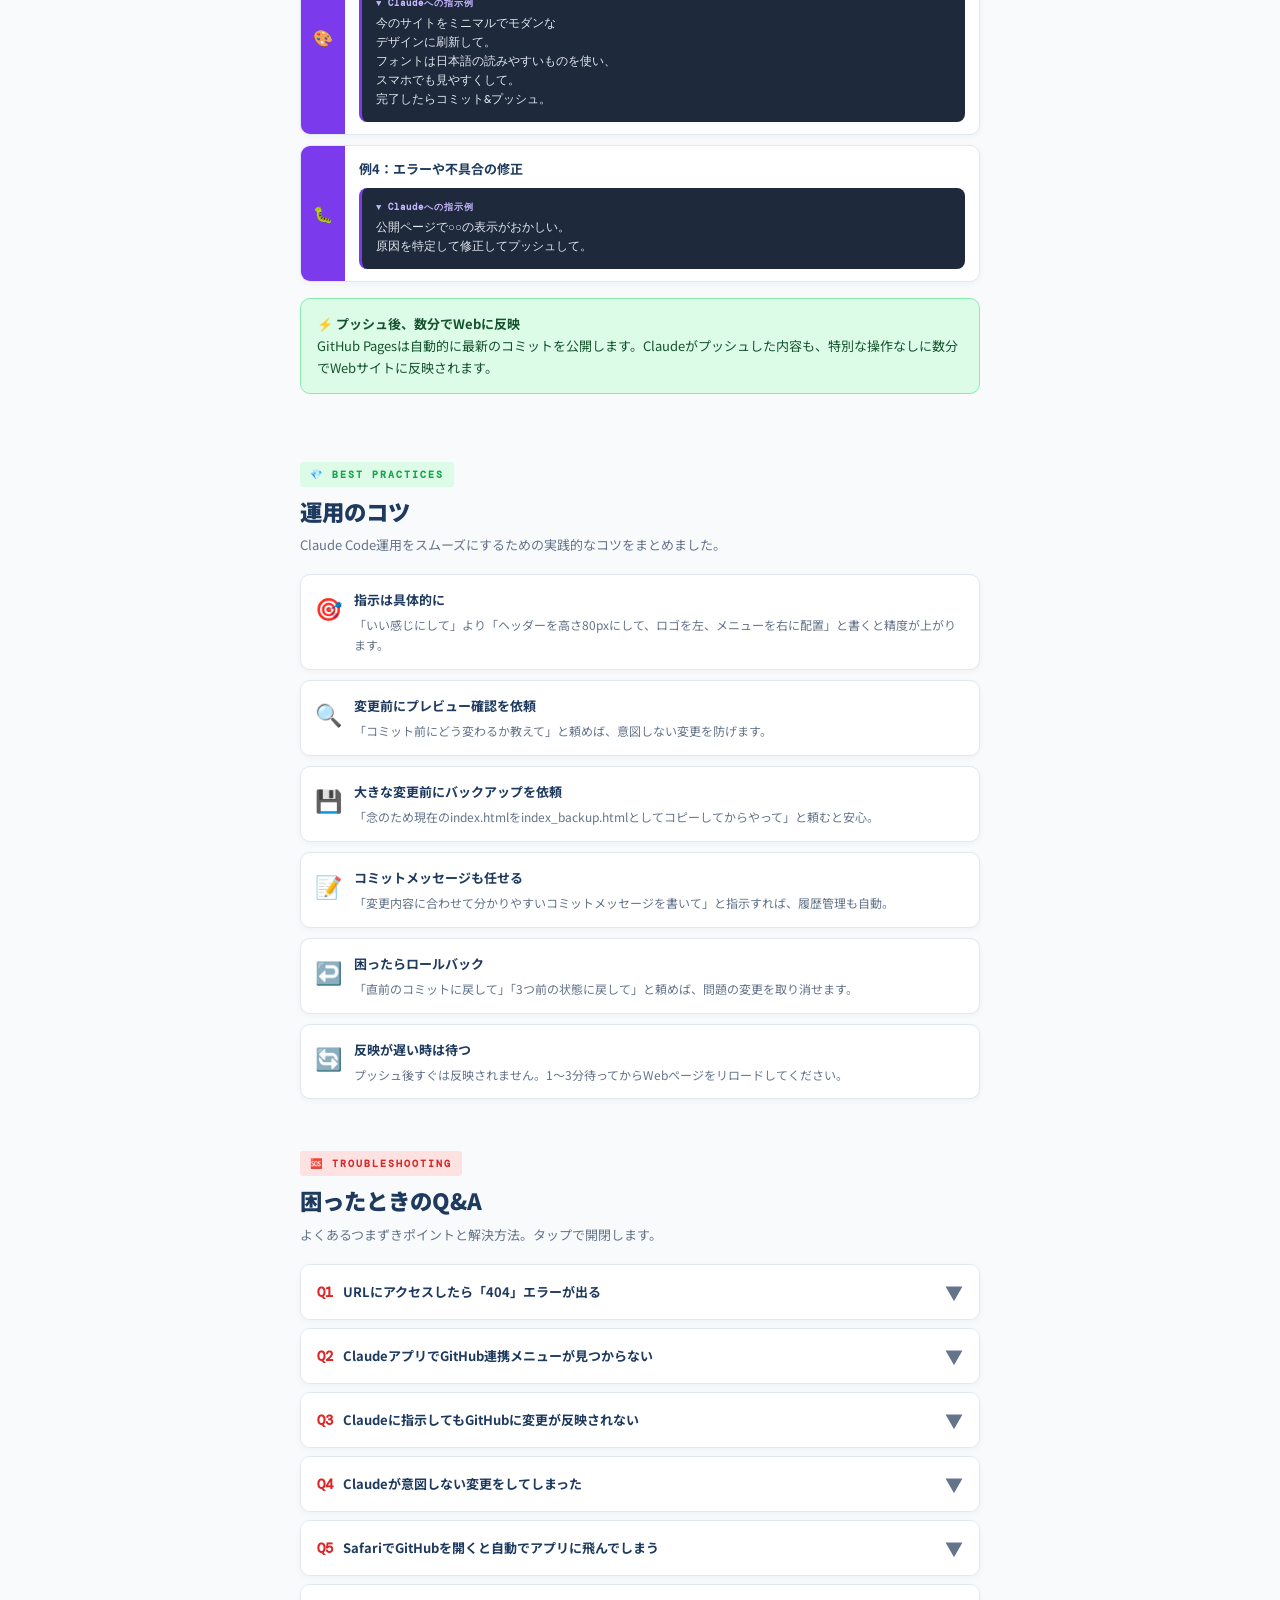
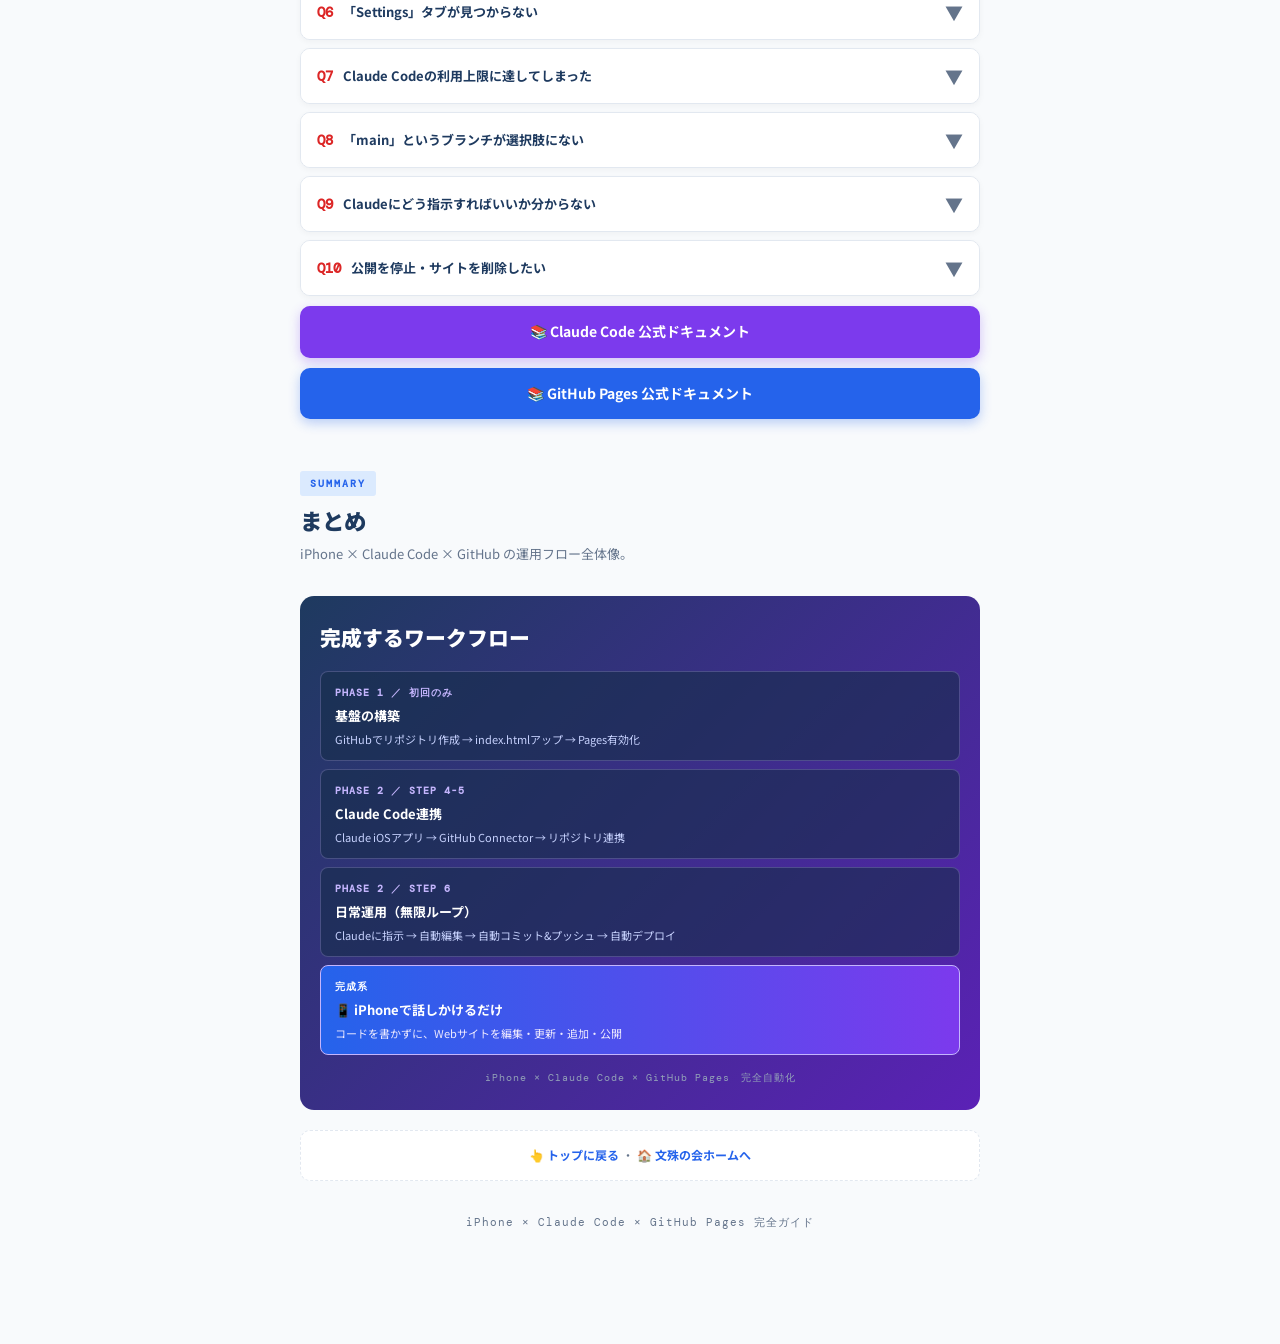
<file: iphone-claude-code-guide.html>
<!DOCTYPE html>
<html lang="ja">
<head>
<meta charset="UTF-8">
<meta name="viewport" content="width=device-width, initial-scale=1.0">
<title>iPhone × Claude Code × GitHub Pages 完全ガイド</title>
<link rel="icon" type="image/jpeg" href="./group-icon.JPG">
<link rel="apple-touch-icon" href="./group-icon.JPG">
<link href="https://fonts.googleapis.com/css2?family=Noto+Sans+JP:wght@400;500;700;900&family=DM+Mono:wght@400;600&display=swap" rel="stylesheet">
<style>
  * { margin:0; padding:0; box-sizing:border-box; -webkit-tap-highlight-color: transparent; }

  :root {
    --navy:   #1e3a5f;
    --blue:   #2563eb;
    --lblue:  #dbeafe;
    --white:  #ffffff;
    --off:    #f8fafc;
    --gray:   #64748b;
    --lgray:  #f1f5f9;
    --black:  #1e293b;
    --green:  #16a34a;
    --lgreen: #dcfce7;
    --amber:  #d97706;
    --lamber: #fef3c7;
    --red:    #dc2626;
    --lred:   #fee2e2;
    --purple: #7c3aed;
    --lpurple:#ede9fe;
    --orange: #ea580c;
    --lorange:#ffedd5;
    --border: #e2e8f0;
  }

  html { scroll-behavior: smooth; }

  body {
    font-family: 'Noto Sans JP', sans-serif;
    background: var(--off);
    color: var(--black);
    line-height: 1.7;
  }

  .container {
    max-width: 720px;
    margin: 0 auto;
    padding: 0 0 80px;
  }

  /* ──── HOME LINK ──── */
  .home-link {
    display: inline-flex;
    align-items: center;
    gap: 6px;
    margin: 16px 20px 0;
    padding: 8px 14px;
    background: var(--white);
    border: 1px solid var(--border);
    border-radius: 999px;
    color: var(--navy);
    font-size: 12px;
    font-weight: 700;
    text-decoration: none;
    box-shadow: 0 2px 6px rgba(0,0,0,0.06);
  }
  .home-link:hover { background: var(--lblue); }

  /* ──── HERO ──── */
  .hero {
    background: linear-gradient(135deg, var(--navy) 0%, #2d5285 50%, #5b21b6 100%);
    color: var(--white);
    padding: 56px 24px 48px;
    position: relative;
    overflow: hidden;
  }
  .hero::before {
    content: '';
    position: absolute;
    top: -50px; right: -50px;
    width: 240px; height: 240px;
    background: radial-gradient(circle, rgba(124,58,237,0.5) 0%, transparent 70%);
    pointer-events: none;
  }
  .hero::after {
    content: '';
    position: absolute;
    bottom: -80px; left: -80px;
    width: 220px; height: 220px;
    background: radial-gradient(circle, rgba(37,99,235,0.4) 0%, transparent 70%);
    pointer-events: none;
  }
  .hero-icon-row {
    display: flex;
    align-items: center;
    gap: 6px;
    font-size: 30px;
    margin-bottom: 14px;
    position: relative;
    z-index: 1;
  }
  .hero-icon-x {
    color: #c4b5fd;
    font-size: 22px;
    margin: 0 2px;
  }
  .hero-badge {
    display: inline-block;
    background: linear-gradient(90deg, var(--purple), var(--blue));
    color: var(--white);
    font-family: 'DM Mono', monospace;
    font-size: 10px;
    font-weight: 700;
    letter-spacing: 2px;
    padding: 5px 12px;
    border-radius: 3px;
    margin-bottom: 16px;
    text-transform: uppercase;
    position: relative;
    z-index: 1;
  }
  .hero h1 {
    font-size: 1.85rem;
    font-weight: 900;
    line-height: 1.3;
    margin-bottom: 14px;
    position: relative;
    z-index: 1;
  }
  .hero-sub {
    font-size: 14px;
    color: #c4b5fd;
    line-height: 1.7;
    margin-bottom: 24px;
    position: relative;
    z-index: 1;
  }
  .hero-pills {
    display: flex;
    flex-wrap: wrap;
    gap: 8px;
    position: relative;
    z-index: 1;
  }
  .hero-pill {
    background: rgba(22,45,74,0.8);
    border: 1.5px solid var(--blue);
    color: #93c5fd;
    font-size: 11px;
    font-weight: 700;
    padding: 6px 12px;
    border-radius: 20px;
  }
  .hero-pill.purple-pill {
    border-color: var(--purple);
    color: #c4b5fd;
  }

  /* ──── QUICK LINKS ──── */
  .quicklinks { padding: 24px 20px 0; }
  .quicklinks-title {
    font-size: 11px;
    font-family: 'DM Mono', monospace;
    color: var(--gray);
    letter-spacing: 2px;
    margin-bottom: 10px;
    font-weight: 700;
  }
  .qlink-grid {
    display: grid;
    grid-template-columns: repeat(2, 1fr);
    gap: 8px;
  }
  .qlink {
    display: flex;
    align-items: center;
    gap: 10px;
    background: var(--white);
    border: 1.5px solid var(--border);
    border-radius: 10px;
    padding: 12px 14px;
    text-decoration: none;
    color: var(--black);
    transition: transform 0.15s, border-color 0.15s, box-shadow 0.15s;
    box-shadow: 0 2px 4px rgba(0,0,0,0.04);
  }
  .qlink:active { transform: scale(0.97); }
  .qlink:hover { border-color: var(--blue); box-shadow: 0 4px 12px rgba(37,99,235,0.15); }
  .qlink.purple-q:hover { border-color: var(--purple); box-shadow: 0 4px 12px rgba(124,58,237,0.15); }
  .qlink-icon { font-size: 22px; flex-shrink: 0; }
  .qlink-content { flex: 1; min-width: 0; }
  .qlink-label {
    font-size: 9px;
    font-family: 'DM Mono', monospace;
    color: var(--gray);
    font-weight: 700;
    letter-spacing: 1px;
    margin-bottom: 1px;
  }
  .qlink-name {
    font-size: 12px;
    font-weight: 700;
    color: var(--navy);
    line-height: 1.3;
  }
  .qlink-arrow { color: var(--gray); font-size: 14px; }

  /* ──── SECTION ──── */
  .section {
    padding: 36px 20px 12px;
    scroll-margin-top: 20px;
  }
  .section-tag {
    display: inline-block;
    font-family: 'DM Mono', monospace;
    font-size: 10px;
    font-weight: 700;
    letter-spacing: 2px;
    color: var(--blue);
    background: var(--lblue);
    padding: 4px 10px;
    border-radius: 3px;
    margin-bottom: 10px;
  }
  .section-tag.purple-tag { color: var(--purple); background: var(--lpurple); }
  .section-tag.green-tag  { color: var(--green);  background: var(--lgreen); }
  .section-tag.red-tag    { color: var(--red);    background: var(--lred); }
  .section-tag.orange-tag { color: var(--orange); background: var(--lorange); }
  .section-title {
    font-size: 1.4rem;
    font-weight: 900;
    color: var(--navy);
    line-height: 1.3;
    margin-bottom: 8px;
  }
  .section-desc {
    font-size: 13px;
    color: var(--gray);
    margin-bottom: 18px;
    line-height: 1.7;
  }

  /* ──── BANNER ──── */
  .banner {
    border-radius: 10px;
    padding: 14px 16px;
    font-size: 13px;
    line-height: 1.7;
    margin-bottom: 16px;
  }
  .banner-blue   { background: var(--lblue);  border: 1px solid #bfdbfe; color: var(--navy); }
  .banner-amber  { background: var(--lamber); border: 1.5px solid #fcd34d; color: #78350f; font-weight: 600; }
  .banner-green  { background: var(--lgreen); border: 1.5px solid #86efac; color: #14532d; }
  .banner-red    { background: var(--lred);   border: 1.5px solid #fca5a5; color: #7f1d1d; font-weight: 600; }
  .banner-purple { background: var(--lpurple);border: 1.5px solid #c4b5fd; color: #5b21b6; }

  /* ──── CONCEPT FLOW DIAGRAM ──── */
  .flow-diagram {
    background: linear-gradient(135deg, #1e293b 0%, #312e81 100%);
    color: var(--white);
    border-radius: 14px;
    padding: 22px 18px;
    margin-bottom: 18px;
    box-shadow: 0 8px 24px rgba(30,41,59,0.2);
  }
  .flow-title {
    font-size: 13px;
    font-weight: 700;
    color: #c4b5fd;
    margin-bottom: 16px;
    text-align: center;
    font-family: 'DM Mono', monospace;
    letter-spacing: 1.5px;
  }
  .flow-steps {
    display: flex;
    flex-direction: column;
    gap: 10px;
  }
  .flow-step {
    background: rgba(124,58,237,0.18);
    border: 1.5px solid rgba(196,181,253,0.4);
    border-radius: 10px;
    padding: 12px 14px;
    display: flex;
    align-items: center;
    gap: 12px;
  }
  .flow-step-icon {
    font-size: 24px;
    flex-shrink: 0;
  }
  .flow-step-text { flex: 1; min-width: 0; }
  .flow-step-name {
    font-size: 13px;
    font-weight: 700;
    color: var(--white);
    margin-bottom: 2px;
  }
  .flow-step-desc {
    font-size: 11px;
    color: #c4b5fd;
    line-height: 1.55;
  }
  .flow-arrow {
    text-align: center;
    color: #c4b5fd;
    font-size: 18px;
    line-height: 0.5;
  }

  /* ──── FEATURE CARDS ──── */
  .feature-grid {
    display: grid;
    grid-template-columns: repeat(2, 1fr);
    gap: 10px;
    margin-bottom: 14px;
  }
  .feature-card {
    background: var(--white);
    border: 1px solid var(--border);
    border-radius: 10px;
    padding: 16px 12px;
    text-align: center;
    box-shadow: 0 2px 6px rgba(0,0,0,0.04);
    border-top: 3px solid var(--blue);
  }
  .feature-card.purple-feat { border-top-color: var(--purple); }
  .feature-icon { font-size: 24px; margin-bottom: 6px; }
  .feature-title { font-size: 13px; font-weight: 700; color: var(--navy); margin-bottom: 4px; }
  .feature-desc { font-size: 11px; color: var(--gray); line-height: 1.6; }

  /* ──── PREREQ ROWS ──── */
  .prereq-list { display: flex; flex-direction: column; gap: 10px; }
  .prereq-row {
    background: var(--white);
    border: 1px solid var(--border);
    border-radius: 10px;
    overflow: hidden;
    box-shadow: 0 2px 6px rgba(0,0,0,0.04);
    display: flex;
  }
  .prereq-num {
    background: var(--navy);
    color: var(--white);
    font-family: 'DM Mono', monospace;
    font-size: 13px;
    font-weight: 700;
    min-width: 44px;
    display: flex;
    align-items: center;
    justify-content: center;
    flex-shrink: 0;
  }
  .prereq-num.purple-num { background: var(--purple); }
  .prereq-body { padding: 12px 14px; flex: 1; min-width: 0; }
  .prereq-title-row { display: flex; align-items: center; gap: 6px; margin-bottom: 4px; flex-wrap: wrap; }
  .prereq-title { font-size: 14px; font-weight: 700; color: var(--navy); }
  .prereq-badge {
    font-size: 9px;
    font-weight: 700;
    padding: 2px 7px;
    border-radius: 3px;
    font-family: 'DM Mono', monospace;
    letter-spacing: 0.5px;
  }
  .badge-red    { background: var(--lred);    color: var(--red);    border: 1px solid #fca5a5; }
  .badge-amber  { background: var(--lamber);  color: var(--amber);  border: 1px solid #fcd34d; }
  .badge-purple { background: var(--lpurple); color: var(--purple); border: 1px solid #c4b5fd; }
  .prereq-desc { font-size: 12px; color: var(--gray); line-height: 1.65; }
  .prereq-link {
    display: inline-block;
    margin-top: 6px;
    font-size: 11px;
    color: var(--blue);
    text-decoration: none;
    font-weight: 700;
    border-bottom: 1px solid var(--blue);
    padding-bottom: 1px;
  }

  /* ──── STEP CARDS ──── */
  .step-list { display: flex; flex-direction: column; gap: 10px; }
  .step-row {
    background: var(--white);
    border: 1px solid var(--border);
    border-radius: 10px;
    overflow: hidden;
    box-shadow: 0 2px 6px rgba(0,0,0,0.04);
    display: flex;
  }
  .step-num {
    background: var(--blue);
    color: var(--white);
    font-size: 16px;
    font-weight: 800;
    min-width: 44px;
    display: flex;
    align-items: center;
    justify-content: center;
    flex-shrink: 0;
  }
  .step-num.navy-num   { background: var(--navy); }
  .step-num.green-num  { background: var(--green); }
  .step-num.purple-num { background: var(--purple); }
  .step-num.orange-num { background: var(--orange); }
  .step-text {
    padding: 12px 14px;
    font-size: 13px;
    color: var(--black);
    line-height: 1.7;
    flex: 1;
    min-width: 0;
  }
  .step-text strong { color: var(--navy); }
  .step-hint {
    display: block;
    font-size: 11px;
    color: var(--gray);
    margin-top: 4px;
  }
  .step-tip {
    display: block;
    margin-top: 6px;
    padding: 6px 10px;
    background: var(--lamber);
    border-left: 3px solid var(--amber);
    border-radius: 4px;
    font-size: 11px;
    color: #78350f;
    line-height: 1.55;
  }

  /* Prompt example box */
  .prompt-box {
    background: #1e293b;
    color: #e2e8f0;
    border-radius: 8px;
    padding: 12px 14px;
    margin-top: 8px;
    font-family: 'DM Mono', monospace;
    font-size: 11.5px;
    line-height: 1.65;
    border-left: 3px solid var(--purple);
    white-space: pre-wrap;
    word-break: break-word;
  }
  .prompt-label {
    font-size: 9px;
    color: #c4b5fd;
    margin-bottom: 4px;
    letter-spacing: 1px;
    font-weight: 700;
  }

  /* ──── DEVICE NOTICE ──── */
  .device-notice {
    background: linear-gradient(135deg, #fef3c7 0%, #fde68a 100%);
    border: 1.5px solid #f59e0b;
    border-radius: 10px;
    padding: 14px 16px;
    margin-bottom: 16px;
    display: flex;
    gap: 12px;
    align-items: flex-start;
  }
  .device-notice.purple-notice {
    background: linear-gradient(135deg, #ede9fe 0%, #ddd6fe 100%);
    border-color: var(--purple);
  }
  .device-notice.blue-notice {
    background: linear-gradient(135deg, #dbeafe 0%, #bfdbfe 100%);
    border-color: var(--blue);
  }
  .device-notice-icon { font-size: 22px; flex-shrink: 0; }
  .device-notice-title { font-size: 13px; font-weight: 700; color: #78350f; margin-bottom: 4px; }
  .device-notice.purple-notice .device-notice-title { color: #5b21b6; }
  .device-notice.blue-notice .device-notice-title { color: var(--navy); }
  .device-notice-text { font-size: 12px; color: #92400e; line-height: 1.6; }
  .device-notice.purple-notice .device-notice-text { color: #6d28d9; }
  .device-notice.blue-notice .device-notice-text { color: #1e3a5f; }

  /* ──── URL BOX ──── */
  .url-box {
    background: var(--lgreen);
    border: 1.5px solid #86efac;
    border-radius: 10px;
    padding: 16px;
    margin-bottom: 16px;
  }
  .url-label {
    font-size: 11px;
    color: var(--green);
    font-weight: 700;
    margin-bottom: 6px;
    font-family: 'DM Mono', monospace;
    letter-spacing: 1px;
  }
  .url-text {
    font-family: 'DM Mono', monospace;
    font-size: 14px;
    color: var(--navy);
    font-weight: 700;
    word-break: break-all;
    line-height: 1.5;
  }

  /* ──── TIPS ──── */
  .tip-list { display: flex; flex-direction: column; gap: 10px; }
  .tip-row {
    background: var(--white);
    border: 1px solid var(--border);
    border-radius: 10px;
    padding: 14px;
    box-shadow: 0 2px 6px rgba(0,0,0,0.04);
    display: flex;
    gap: 12px;
  }
  .tip-icon { font-size: 22px; flex-shrink: 0; }
  .tip-title { font-size: 13px; font-weight: 700; color: var(--navy); margin-bottom: 4px; }
  .tip-desc { font-size: 12px; color: var(--gray); line-height: 1.65; }

  /* ──── FAQ ──── */
  .faq-list { display: flex; flex-direction: column; gap: 8px; }
  .faq-item {
    background: var(--white);
    border: 1px solid var(--border);
    border-radius: 10px;
    overflow: hidden;
    box-shadow: 0 2px 6px rgba(0,0,0,0.04);
  }
  .faq-question {
    width: 100%;
    background: var(--white);
    border: none;
    padding: 14px 16px;
    text-align: left;
    cursor: pointer;
    display: flex;
    align-items: center;
    gap: 10px;
    font-family: inherit;
    transition: background 0.15s;
  }
  .faq-question:hover { background: var(--lgray); }
  .faq-q-icon {
    color: var(--red);
    font-weight: 800;
    font-size: 14px;
    font-family: 'DM Mono', monospace;
    flex-shrink: 0;
  }
  .faq-q-text {
    flex: 1;
    font-size: 13px;
    font-weight: 700;
    color: var(--navy);
    line-height: 1.5;
  }
  .faq-toggle {
    color: var(--gray);
    font-size: 18px;
    flex-shrink: 0;
    transition: transform 0.25s;
  }
  .faq-item.is-open .faq-toggle { transform: rotate(180deg); }
  .faq-answer {
    max-height: 0;
    overflow: hidden;
    transition: max-height 0.3s ease;
    background: var(--lgray);
  }
  .faq-item.is-open .faq-answer { max-height: 800px; }
  .faq-answer-inner {
    padding: 14px 16px;
    font-size: 12.5px;
    color: var(--black);
    line-height: 1.75;
    border-top: 1px solid var(--border);
  }
  .faq-answer-inner strong { color: var(--navy); }
  .faq-answer-inner ol,
  .faq-answer-inner ul {
    padding-left: 20px;
    margin: 6px 0;
  }
  .faq-answer-inner li { margin-bottom: 4px; }

  /* ──── CTA ──── */
  .cta-btn {
    display: flex;
    align-items: center;
    justify-content: center;
    gap: 8px;
    width: 100%;
    background: var(--navy);
    color: var(--white);
    text-decoration: none;
    padding: 14px;
    border-radius: 10px;
    font-weight: 700;
    font-size: 14px;
    margin-top: 10px;
    transition: background 0.15s, transform 0.15s;
    box-shadow: 0 4px 12px rgba(30,58,95,0.25);
  }
  .cta-btn:active { transform: scale(0.97); }
  .cta-btn.blue-btn { background: var(--blue); box-shadow: 0 4px 12px rgba(37,99,235,0.3); }
  .cta-btn.purple-btn { background: var(--purple); box-shadow: 0 4px 12px rgba(124,58,237,0.3); }

  /* ──── SUMMARY ──── */
  .summary-block {
    background: linear-gradient(135deg, var(--navy) 0%, #5b21b6 100%);
    color: var(--white);
    border-radius: 14px;
    padding: 24px 20px;
    margin: 0 20px;
  }
  .summary-title {
    font-size: 1.3rem;
    font-weight: 900;
    margin-bottom: 16px;
    color: var(--white);
  }
  .summary-row {
    background: rgba(22,45,74,0.6);
    border: 1px solid rgba(196,181,253,0.25);
    border-radius: 8px;
    padding: 12px 14px;
    margin-bottom: 8px;
  }
  .summary-row.highlight {
    background: linear-gradient(90deg, var(--blue), var(--purple));
    border-color: #c4b5fd;
  }
  .summary-step-label {
    font-family: 'DM Mono', monospace;
    font-size: 10px;
    color: #c4b5fd;
    font-weight: 700;
    letter-spacing: 1px;
    margin-bottom: 4px;
  }
  .summary-row.highlight .summary-step-label { color: var(--white); }
  .summary-step-name {
    font-size: 13px;
    color: var(--white);
    font-weight: 700;
    margin-bottom: 4px;
  }
  .summary-step-detail {
    font-size: 11px;
    color: #c7d2fe;
    line-height: 1.55;
  }
  .summary-row.highlight .summary-step-detail { color: #ede9fe; }
  .summary-footer {
    margin-top: 14px;
    font-size: 10px;
    color: #94a3b8;
    text-align: center;
    font-family: 'DM Mono', monospace;
    letter-spacing: 1px;
  }

  /* ──── BACK TO TOP ──── */
  .back-top {
    text-align: center;
    margin: 20px 20px 0;
    padding: 14px;
    background: var(--white);
    border: 1px dashed var(--border);
    border-radius: 10px;
    color: var(--gray);
    font-size: 12px;
  }
  .back-top a {
    color: var(--blue);
    text-decoration: none;
    font-weight: 700;
  }

  .page-footer {
    text-align: center;
    padding: 32px 20px;
    color: var(--gray);
    font-size: 11px;
    font-family: 'DM Mono', monospace;
    letter-spacing: 1px;
  }

  /* ──── FLOATING TOC BUTTON ──── */
  .toc-btn {
    position: fixed;
    bottom: 20px;
    right: 20px;
    width: 60px;
    height: 60px;
    border-radius: 50%;
    background: linear-gradient(135deg, var(--blue), var(--purple));
    color: var(--white);
    border: none;
    box-shadow: 0 6px 18px rgba(124,58,237,0.5);
    cursor: pointer;
    z-index: 200;
    display: flex;
    align-items: center;
    justify-content: center;
    flex-direction: column;
    gap: 2px;
    transition: transform 0.2s;
  }
  .toc-btn:active { transform: scale(0.92); }
  .toc-btn-icon { font-size: 22px; line-height: 1; }
  .toc-btn-label {
    font-size: 8px;
    font-family: 'DM Mono', monospace;
    font-weight: 700;
    letter-spacing: 1px;
  }
  .toc-btn.is-open { background: var(--navy); }
  .toc-btn.is-open .toc-btn-icon::before { content: '✕'; }
  .toc-btn:not(.is-open) .toc-btn-icon::before { content: '☰'; }

  /* ──── TOC PANEL ──── */
  .toc-overlay {
    position: fixed;
    inset: 0;
    background: rgba(15,23,42,0.6);
    backdrop-filter: blur(4px);
    -webkit-backdrop-filter: blur(4px);
    opacity: 0;
    pointer-events: none;
    transition: opacity 0.25s;
    z-index: 150;
  }
  .toc-overlay.is-open { opacity: 1; pointer-events: auto; }

  .toc-panel {
    position: fixed;
    bottom: 90px;
    right: 20px;
    left: 20px;
    max-width: 380px;
    margin-left: auto;
    background: var(--white);
    border-radius: 14px;
    box-shadow: 0 12px 40px rgba(0,0,0,0.3);
    z-index: 199;
    overflow: hidden;
    transform: translateY(20px) scale(0.95);
    opacity: 0;
    pointer-events: none;
    transition: opacity 0.25s, transform 0.25s;
    transform-origin: bottom right;
  }
  .toc-panel.is-open {
    transform: translateY(0) scale(1);
    opacity: 1;
    pointer-events: auto;
  }
  .toc-header {
    background: linear-gradient(90deg, var(--navy), #5b21b6);
    color: var(--white);
    padding: 14px 18px;
    font-weight: 700;
    font-size: 14px;
  }
  .toc-list {
    list-style: none;
    max-height: 65vh;
    overflow-y: auto;
    -webkit-overflow-scrolling: touch;
  }
  .toc-item { border-bottom: 1px solid var(--border); }
  .toc-item:last-child { border-bottom: none; }
  .toc-link {
    display: flex;
    align-items: center;
    gap: 12px;
    padding: 13px 18px;
    text-decoration: none;
    color: var(--black);
    transition: background 0.15s;
  }
  .toc-link:active { background: var(--lblue); }
  .toc-link:hover { background: var(--lgray); }
  .toc-num {
    width: 28px;
    height: 28px;
    border-radius: 50%;
    background: var(--lblue);
    color: var(--blue);
    display: flex;
    align-items: center;
    justify-content: center;
    font-size: 12px;
    font-weight: 700;
    font-family: 'DM Mono', monospace;
    flex-shrink: 0;
  }
  .toc-num.purple-tn { background: var(--lpurple); color: var(--purple); }
  .toc-text {
    font-size: 13px;
    font-weight: 600;
    line-height: 1.4;
  }

  @media (max-width: 380px) {
    .hero { padding: 40px 18px 36px; }
    .hero h1 { font-size: 1.55rem; }
    .section { padding: 28px 16px 8px; }
    .summary-block { margin: 0 16px; }
    .quicklinks { padding: 20px 16px 0; }
  }

  @media (min-width: 720px) {
    .hero { border-radius: 0 0 20px 20px; }
    .toc-btn { right: max(20px, calc((100vw - 720px) / 2 + 20px)); }
    .toc-panel { right: max(20px, calc((100vw - 720px) / 2 + 20px)); }
  }
</style>
</head>
<body>

<div class="container">

  <a href="./index.html" class="home-link">← 文殊の会 トップへ戻る</a>

  <!-- HERO -->
  <header class="hero" id="top">
    <div class="hero-badge">iPhone × Claude Code × GitHub</div>
    <h1>iPhoneだけで運用する<br>AI自動Web公開ガイド</h1>
    <p class="hero-sub">
      Claude Code に話しかけるだけで、Webページの<br>
      <strong style="color:#fff;">編集・更新・追加・公開</strong> をiPhone完結で自動化
    </p>
    <div class="hero-pills">
      <div class="hero-pill purple-pill">Claude Code連携</div>
      <div class="hero-pill">iPhone完結</div>
      <div class="hero-pill">自動デプロイ</div>
    </div>
  </header>

  <!-- QUICK LINKS -->
  <div class="quicklinks">
    <div class="quicklinks-title">▼ 公式リンク・ダウンロード</div>
    <div class="qlink-grid">
      <a href="https://apps.apple.com/jp/app/claude/id6473753684" target="_blank" rel="noopener" class="qlink purple-q">
        <div class="qlink-icon">🤖</div>
        <div class="qlink-content">
          <div class="qlink-label">APP STORE</div>
          <div class="qlink-name">Claude iOSアプリ</div>
        </div>
        <div class="qlink-arrow">→</div>
      </a>
      <a href="https://docs.claude.com/en/docs/claude-code/overview" target="_blank" rel="noopener" class="qlink purple-q">
        <div class="qlink-icon">📚</div>
        <div class="qlink-content">
          <div class="qlink-label">DOCS</div>
          <div class="qlink-name">Claude Code 公式</div>
        </div>
        <div class="qlink-arrow">→</div>
      </a>
      <a href="https://apps.apple.com/jp/app/github/id1477376905" target="_blank" rel="noopener" class="qlink">
        <div class="qlink-icon">📲</div>
        <div class="qlink-content">
          <div class="qlink-label">APP STORE</div>
          <div class="qlink-name">GitHub iOSアプリ</div>
        </div>
        <div class="qlink-arrow">→</div>
      </a>
      <a href="https://github.com/signup" target="_blank" rel="noopener" class="qlink">
        <div class="qlink-icon">✏️</div>
        <div class="qlink-content">
          <div class="qlink-label">SIGN UP</div>
          <div class="qlink-name">GitHub 新規登録</div>
        </div>
        <div class="qlink-arrow">→</div>
      </a>
      <a href="https://claude.com/" target="_blank" rel="noopener" class="qlink purple-q">
        <div class="qlink-icon">🌐</div>
        <div class="qlink-content">
          <div class="qlink-label">OFFICIAL</div>
          <div class="qlink-name">Claude 公式サイト</div>
        </div>
        <div class="qlink-arrow">→</div>
      </a>
      <a href="https://docs.github.com/ja/pages" target="_blank" rel="noopener" class="qlink">
        <div class="qlink-icon">🐙</div>
        <div class="qlink-content">
          <div class="qlink-label">DOCS</div>
          <div class="qlink-name">GitHub Pages 公式</div>
        </div>
        <div class="qlink-arrow">→</div>
      </a>
    </div>
  </div>

  <!-- WHAT THIS MANUAL ACHIEVES -->
  <section class="section" id="vision">
    <span class="section-tag purple-tag">🎯 GOAL</span>
    <h2 class="section-title">このガイドで実現すること</h2>
    <p class="section-desc">単なるWeb公開ではなく、<strong>AI（Claude Code）を相棒にしたiPhone完結のWebサイト運用</strong>を実現します。</p>

    <div class="flow-diagram">
      <div class="flow-title">▼ 完成する運用フロー</div>
      <div class="flow-steps">
        <div class="flow-step">
          <div class="flow-step-icon">🗣</div>
          <div class="flow-step-text">
            <div class="flow-step-name">iPhoneのClaudeアプリに話しかける</div>
            <div class="flow-step-desc">「ヘッダー画像を変えて」「お問い合わせページ追加して」など</div>
          </div>
        </div>
        <div class="flow-arrow">▼</div>
        <div class="flow-step">
          <div class="flow-step-icon">🤖</div>
          <div class="flow-step-text">
            <div class="flow-step-name">Claude CodeがHTMLを編集</div>
            <div class="flow-step-desc">指示通りにファイルを編集・追加・修正</div>
          </div>
        </div>
        <div class="flow-arrow">▼</div>
        <div class="flow-step">
          <div class="flow-step-icon">🐙</div>
          <div class="flow-step-text">
            <div class="flow-step-name">GitHubに自動コミット&amp;プッシュ</div>
            <div class="flow-step-desc">Claude Codeがそのまま反映</div>
          </div>
        </div>
        <div class="flow-arrow">▼</div>
        <div class="flow-step">
          <div class="flow-step-icon">🌐</div>
          <div class="flow-step-text">
            <div class="flow-step-name">数分でWebに自動デプロイ</div>
            <div class="flow-step-desc">GitHub Pagesが公開URLに反映</div>
          </div>
        </div>
      </div>
    </div>

    <div class="banner banner-purple">
      💎 <strong>このスキームの真価</strong><br>
      コードを書けなくても、iPhoneでChatのように指示するだけで、<strong>本格的なWebサイトの編集・更新・追加・デプロイが完結</strong>します。
    </div>
  </section>

  <!-- WHAT IS CLAUDE CODE -->
  <section class="section" id="claudecode">
    <span class="section-tag purple-tag">🤖 ABOUT</span>
    <h2 class="section-title">Claude Code とは？</h2>
    <p class="section-desc">Anthropic社のAI「Claude」を使って、コードの編集・実行・Git操作までを一貫して行えるAIコーディングツールです。</p>

    <div class="feature-grid">
      <div class="feature-card purple-feat">
        <div class="feature-icon">💬</div>
        <div class="feature-title">対話で操作</div>
        <div class="feature-desc">日本語で指示するだけ</div>
      </div>
      <div class="feature-card purple-feat">
        <div class="feature-icon">📝</div>
        <div class="feature-title">ファイル編集</div>
        <div class="feature-desc">HTMLを直接書き換え</div>
      </div>
      <div class="feature-card purple-feat">
        <div class="feature-icon">🔀</div>
        <div class="feature-title">Git連携</div>
        <div class="feature-desc">コミット・プッシュ自動</div>
      </div>
      <div class="feature-card purple-feat">
        <div class="feature-icon">📱</div>
        <div class="feature-title">モバイル対応</div>
        <div class="feature-desc">Claude iOSアプリで利用</div>
      </div>
    </div>

    <div class="banner banner-purple">
      💡 <strong>iPhone上での使い方</strong><br>
      Claude公式iOSアプリから、Claude Codeのリモート実行機能を呼び出します。GitHubリポジトリを連携することで、iPhoneだけで編集→デプロイまで完結できます。
    </div>

    <div class="banner banner-amber">
      ⚠️ <strong>機能の最新状況について</strong><br>
      Claude Codeのモバイル/Web対応機能は急速に進化しています。最新の利用方法は公式ドキュメントを必ずご確認ください。
    </div>

    <a href="https://docs.claude.com/en/docs/claude-code/overview" target="_blank" rel="noopener" class="cta-btn purple-btn">
      📚 Claude Code 公式ドキュメントを見る
    </a>
  </section>

  <!-- PHASE 1 NOTICE -->
  <section class="section" id="phases">
    <span class="section-tag orange-tag">🗺 ROADMAP</span>
    <h2 class="section-title">2つのフェーズで進めます</h2>
    <p class="section-desc">最初に「土台」を整え、その後「Claude Codeでの運用」に移行します。</p>

    <div class="device-notice blue-notice">
      <div class="device-notice-icon">1️⃣</div>
      <div>
        <div class="device-notice-title">フェーズ1：基盤の構築（初回のみ）</div>
        <div class="device-notice-text">
          GitHubアカウント作成 → リポジトリ作成 → 初回HTMLアップロード → GitHub Pages有効化
        </div>
      </div>
    </div>

    <div class="device-notice purple-notice">
      <div class="device-notice-icon">2️⃣</div>
      <div>
        <div class="device-notice-title">フェーズ2：Claude Code連携（以降ずっと）</div>
        <div class="device-notice-text">
          Claude iOSアプリにGitHubを連携 → 以降は<strong>iPhoneでClaudeに話しかけるだけ</strong>でWebが更新される運用へ
        </div>
      </div>
    </div>
  </section>

  <!-- PREREQUISITES -->
  <section class="section" id="prerequisites">
    <span class="section-tag">PREREQUISITES</span>
    <h2 class="section-title">事前準備</h2>
    <p class="section-desc">作業を始める前に、以下のものを準備してください。</p>

    <div class="prereq-list">
      <div class="prereq-row">
        <div class="prereq-num">01</div>
        <div class="prereq-body">
          <div class="prereq-title-row">
            <div class="prereq-title">GitHubアカウント</div>
            <div class="prereq-badge badge-red">必須</div>
          </div>
          <div class="prereq-desc">github.com から無料で作成可能。</div>
          <a href="https://github.com/signup" target="_blank" rel="noopener" class="prereq-link">▶ アカウント新規登録ページへ</a>
        </div>
      </div>
      <div class="prereq-row">
        <div class="prereq-num">02</div>
        <div class="prereq-body">
          <div class="prereq-title-row">
            <div class="prereq-title">GitHubアプリ（iOS版）</div>
            <div class="prereq-badge badge-red">必須</div>
          </div>
          <div class="prereq-desc">App Storeから無料インストール。リポジトリ作成と初回ファイルアップに使用。</div>
          <a href="https://apps.apple.com/jp/app/github/id1477376905" target="_blank" rel="noopener" class="prereq-link">▶ App Storeで開く</a>
        </div>
      </div>
      <div class="prereq-row">
        <div class="prereq-num purple-num">03</div>
        <div class="prereq-body">
          <div class="prereq-title-row">
            <div class="prereq-title">Claude iOSアプリ</div>
            <div class="prereq-badge badge-purple">必須</div>
          </div>
          <div class="prereq-desc">Claude Code連携の中核となるアプリ。App Storeから無料インストール。</div>
          <a href="https://apps.apple.com/jp/app/claude/id6473753684" target="_blank" rel="noopener" class="prereq-link">▶ App Storeで開く</a>
        </div>
      </div>
      <div class="prereq-row">
        <div class="prereq-num purple-num">04</div>
        <div class="prereq-body">
          <div class="prereq-title-row">
            <div class="prereq-title">Claudeアカウント（有料プラン推奨）</div>
            <div class="prereq-badge badge-amber">推奨</div>
          </div>
          <div class="prereq-desc">Claude Codeを安定して使うにはPro以上のプランが推奨されます。無料プランでも一部機能は利用可能。</div>
        </div>
      </div>
      <div class="prereq-row">
        <div class="prereq-num">05</div>
        <div class="prereq-body">
          <div class="prereq-title-row">
            <div class="prereq-title">公開するHTMLファイル（初回用）</div>
            <div class="prereq-badge badge-red">必須</div>
          </div>
          <div class="prereq-desc">ファイル名は「<strong>index.html</strong>」に。最小限のHTMLでOK（その後Claude Codeで肉付け可能）。</div>
        </div>
      </div>
      <div class="prereq-row">
        <div class="prereq-num">06</div>
        <div class="prereq-body">
          <div class="prereq-title-row">
            <div class="prereq-title">Safari（iPhone標準ブラウザ）</div>
            <div class="prereq-badge badge-red">必須</div>
          </div>
          <div class="prereq-desc">GitHub Pagesの有効化設定に使用。標準アプリでOK。</div>
        </div>
      </div>
    </div>
  </section>

  <!-- PHASE 1 TITLE -->
  <section class="section" id="phase1-title">
    <span class="section-tag" style="background:#dbeafe; color:var(--blue);">PHASE 1 ／ 基盤の構築</span>
    <h2 class="section-title">初回セットアップ</h2>
    <p class="section-desc">この3ステップは初回のみ。一度設定すれば、あとはClaude Codeで運用するだけです。</p>
  </section>

  <!-- STEP 1 -->
  <section class="section" id="step1">
    <span class="section-tag">STEP 1 / 3　📱 GitHubアプリ</span>
    <h2 class="section-title">リポジトリを作成する</h2>
    <p class="section-desc">iPhoneの「GitHubアプリ」を開いて、ファイルの保管場所を作ります。</p>

    <div class="banner banner-blue">
      💡 <strong>リポジトリとは？</strong><br>GitHubにおけるファイルの保管場所（フォルダのようなもの）です。
    </div>

    <div class="step-list">
      <div class="step-row">
        <div class="step-num">1</div>
        <div class="step-text">iPhoneで<strong>GitHubアプリ</strong>を起動してログイン</div>
      </div>
      <div class="step-row">
        <div class="step-num">2</div>
        <div class="step-text">画面右上の<strong>「＋」アイコン</strong>をタップ</div>
      </div>
      <div class="step-row">
        <div class="step-num">3</div>
        <div class="step-text">メニューから<strong>「New Repository」</strong>を選択</div>
      </div>
      <div class="step-row">
        <div class="step-num">4</div>
        <div class="step-text">
          リポジトリ名を入力
          <span class="step-hint">例：my-website / portfolio / my-blog など</span>
          <span class="step-tip">💡 半角英数字＋ハイフン（-）で命名。日本語・記号・スペースは使えません。</span>
        </div>
      </div>
      <div class="step-row">
        <div class="step-num">5</div>
        <div class="step-text">
          公開設定を<strong>「Public」</strong>に設定
          <span class="step-tip">⚠️ 必ずPublic。Privateは無料プランでGitHub Pagesが使えません。</span>
        </div>
      </div>
      <div class="step-row">
        <div class="step-num">6</div>
        <div class="step-text">
          「Initialize with a README」のチェック<strong>はON</strong>のまま
          <span class="step-hint">空リポジトリだとClaude Codeの初回連携でエラーになる場合があるため</span>
        </div>
      </div>
      <div class="step-row">
        <div class="step-num">7</div>
        <div class="step-text"><strong>「Create Repository」</strong>をタップして完了</div>
      </div>
    </div>
  </section>

  <!-- STEP 2 -->
  <section class="section" id="step2">
    <span class="section-tag">STEP 2 / 3　📱 GitHubアプリ</span>
    <h2 class="section-title">HTMLファイルをアップロードする</h2>
    <p class="section-desc">作成したリポジトリに、最初のindex.htmlをアップします。<strong>このあとはClaude Codeが編集してくれる</strong>ので、最小限のHTMLでOK。</p>

    <div class="banner banner-amber">
      ⚠️ <strong>最重要ポイント</strong>：ファイル名は必ず「<strong>index.html</strong>」（半角・小文字）。
    </div>

    <div class="step-list">
      <div class="step-row">
        <div class="step-num green-num">1</div>
        <div class="step-text">GitHubアプリで<strong>作成したリポジトリ</strong>を開く</div>
      </div>
      <div class="step-row">
        <div class="step-num green-num">2</div>
        <div class="step-text">画面右上の<strong>「…」（その他メニュー）</strong>をタップ</div>
      </div>
      <div class="step-row">
        <div class="step-num green-num">3</div>
        <div class="step-text">メニューから<strong>「Upload files」</strong>を選択</div>
      </div>
      <div class="step-row">
        <div class="step-num green-num">4</div>
        <div class="step-text">
          iPhoneの<strong>ファイルアプリ</strong>からHTMLファイルを選択
          <span class="step-hint">iCloud Drive、ダウンロード等から選択可能</span>
        </div>
      </div>
      <div class="step-row">
        <div class="step-num green-num">5</div>
        <div class="step-text">
          ファイル名が<strong>「index.html」</strong>になっているか確認
          <span class="step-tip">⚠️ Index.html や INDEX.html はNG。半角小文字のみ。</span>
        </div>
      </div>
      <div class="step-row">
        <div class="step-num green-num">6</div>
        <div class="step-text"><strong>「Commit」</strong>をタップして保存完了</div>
      </div>
    </div>
  </section>

  <!-- STEP 3 -->
  <section class="section" id="step3">
    <span class="section-tag">STEP 3 / 3　📱 Safari</span>
    <h2 class="section-title">GitHub Pages を有効化する</h2>
    <p class="section-desc"><strong>iPhoneのSafariアプリ</strong>に切り替えて操作します。GitHubアプリでは設定画面が開けないためです。</p>

    <div class="device-notice">
      <div class="device-notice-icon">🔄</div>
      <div>
        <div class="device-notice-title">アプリを切り替えてください</div>
        <div class="device-notice-text">
          ここから先は<strong>iPhoneのSafari</strong>を使います。PCのブラウザは不要です。
        </div>
      </div>
    </div>

    <div class="step-list">
      <div class="step-row">
        <div class="step-num navy-num">1</div>
        <div class="step-text">iPhoneで<strong>Safariアプリ</strong>を起動</div>
      </div>
      <div class="step-row">
        <div class="step-num navy-num">2</div>
        <div class="step-text">アドレスバーに<strong>「github.com」</strong>と入力してアクセス</div>
      </div>
      <div class="step-row">
        <div class="step-num navy-num">3</div>
        <div class="step-text">
          ログインして対象のリポジトリを開く
          <span class="step-tip">📱 横向きにすると見やすくなります。</span>
        </div>
      </div>
      <div class="step-row">
        <div class="step-num navy-num">4</div>
        <div class="step-text">
          上部タブの<strong>「Settings」</strong>をタップ
          <span class="step-tip">💡 見えない場合：上部タブを<strong>横にスワイプ</strong>。</span>
        </div>
      </div>
      <div class="step-row">
        <div class="step-num navy-num">5</div>
        <div class="step-text">画面を下にスクロールして左メニューの<strong>「Pages」</strong>を選択</div>
      </div>
      <div class="step-row">
        <div class="step-num navy-num">6</div>
        <div class="step-text">「Branch」を<strong>「None」→「main」</strong>に変更</div>
      </div>
      <div class="step-row">
        <div class="step-num navy-num">7</div>
        <div class="step-text">フォルダ選択は<strong>「/(root)」</strong>のまま</div>
      </div>
      <div class="step-row">
        <div class="step-num navy-num">8</div>
        <div class="step-text"><strong>「Save」</strong>をタップして保存</div>
      </div>
      <div class="step-row">
        <div class="step-num navy-num">9</div>
        <div class="step-text">
          1〜2分後にページを更新すると<strong>公開URL</strong>が表示
          <span class="step-tip">⏱ すぐ表示されない場合は1〜3分待ってからリロード。</span>
        </div>
      </div>
    </div>

    <div class="url-box" style="margin-top:16px;">
      <div class="url-label">▼ 発行されるURL</div>
      <div class="url-text">https://[ユーザー名].github.io/[リポジトリ名]/</div>
    </div>

    <div class="banner banner-green" style="margin-top:16px;">
      ✅ <strong>フェーズ1完了！</strong><br>
      これで土台ができました。次のフェーズで<strong>Claude Codeを連携</strong>すれば、もう手動アップロードは不要です。
    </div>
  </section>

  <!-- PHASE 2 TITLE -->
  <section class="section" id="phase2-title">
    <span class="section-tag purple-tag">PHASE 2 ／ Claude Code連携</span>
    <h2 class="section-title">AI運用フェーズへ</h2>
    <p class="section-desc">ここからが本番。Claude CodeとGitHubを連携して、<strong>iPhoneで話しかけるだけのWeb運用</strong>を実現します。</p>
  </section>

  <!-- STEP 4 -->
  <section class="section" id="step4">
    <span class="section-tag purple-tag">STEP 4　🤖 Claude iOSアプリ</span>
    <h2 class="section-title">Claudeアプリをセットアップ</h2>
    <p class="section-desc">Claude公式iOSアプリにログインして、Claude Code機能を有効化します。</p>

    <div class="step-list">
      <div class="step-row">
        <div class="step-num purple-num">1</div>
        <div class="step-text">
          App Storeから<strong>Claude公式アプリ</strong>をインストール
        </div>
      </div>
      <div class="step-row">
        <div class="step-num purple-num">2</div>
        <div class="step-text">
          アプリを起動して<strong>Claudeアカウントでログイン</strong>
          <span class="step-hint">アカウント未作成の場合はその場で作成可能</span>
        </div>
      </div>
      <div class="step-row">
        <div class="step-num purple-num">3</div>
        <div class="step-text">
          設定（プロフィール）画面から<strong>Claude Code関連の機能</strong>を確認
          <span class="step-tip">💡 機能名・表示位置はバージョンによって変わるため、最新情報は公式ドキュメントを参照してください。</span>
        </div>
      </div>
      <div class="step-row">
        <div class="step-num purple-num">4</div>
        <div class="step-text">
          有料プラン（Pro以上）の利用を推奨
          <span class="step-hint">Claude Codeの利用上限が大きく緩和されます</span>
        </div>
      </div>
    </div>

    <a href="https://docs.claude.com/en/docs/claude-code/overview" target="_blank" rel="noopener" class="cta-btn purple-btn">
      📚 最新の利用方法を公式で確認
    </a>
  </section>

  <!-- STEP 5 -->
  <section class="section" id="step5">
    <span class="section-tag purple-tag">STEP 5　🔗 GitHub連携</span>
    <h2 class="section-title">GitHubリポジトリを連携</h2>
    <p class="section-desc">Claude Codeに、フェーズ1で作ったGitHubリポジトリを連携させます。</p>

    <div class="banner banner-purple">
      💡 <strong>連携方法は2通り</strong><br>
      ① Claudeアプリ内の<strong>GitHub Connector機能</strong>を使う（推奨）<br>
      ② Claude Codeに<strong>リポジトリURLを直接共有</strong>して操作させる
    </div>

    <div class="step-list">
      <div class="step-row">
        <div class="step-num purple-num">1</div>
        <div class="step-text">
          Claudeアプリの設定から<strong>「Connectors」または「Integrations」</strong>を開く
        </div>
      </div>
      <div class="step-row">
        <div class="step-num purple-num">2</div>
        <div class="step-text">
          一覧から<strong>「GitHub」</strong>を選択して接続
        </div>
      </div>
      <div class="step-row">
        <div class="step-num purple-num">3</div>
        <div class="step-text">
          GitHubの認証画面が開くので、<strong>許可</strong>をタップ
          <span class="step-hint">対象リポジトリへのアクセス権限を付与</span>
        </div>
      </div>
      <div class="step-row">
        <div class="step-num purple-num">4</div>
        <div class="step-text">
          連携対象のリポジトリ（フェーズ1で作ったもの）を選択
          <span class="step-tip">⚠️ 全リポジトリではなく、対象のものだけを選択することも可能。セキュリティのため推奨。</span>
        </div>
      </div>
      <div class="step-row">
        <div class="step-num purple-num">5</div>
        <div class="step-text">
          連携完了。Claudeのチャット画面に戻る
        </div>
      </div>
    </div>

    <div class="banner banner-amber">
      ⚠️ <strong>UIは変更される可能性があります</strong><br>
      Connectors機能の名称・表示位置はアプリのバージョンによって異なります。見つからない場合は<a href="https://docs.claude.com/en/docs/claude-code/overview" target="_blank" rel="noopener" style="color:#78350f; font-weight:700;">公式ドキュメント</a>または<a href="https://support.claude.com" target="_blank" rel="noopener" style="color:#78350f; font-weight:700;">サポートページ</a>を参照。
    </div>
  </section>

  <!-- STEP 6 -->
  <section class="section" id="step6">
    <span class="section-tag purple-tag">STEP 6　🗣 実際に運用してみる</span>
    <h2 class="section-title">Claudeに話しかけて編集する</h2>
    <p class="section-desc">連携が完了したら、あとは<strong>Claudeに話しかけるだけ</strong>。実際の指示例を紹介します。</p>

    <div class="banner banner-purple">
      ✨ <strong>魔法のような体験</strong><br>
      コードを書かず、ファイル操作もせず、ただチャットするだけでWebサイトが更新されます。
    </div>

    <div class="step-list">
      <div class="step-row">
        <div class="step-num purple-num">📝</div>
        <div class="step-text">
          <strong>例1：ページを編集する</strong>
          <div class="prompt-box"><div class="prompt-label">▼ Claudeへの指示例</div>GitHubの[リポジトリ名]の
index.htmlを開いて、
タイトルを「My Portfolio」に変更し、
背景色をネイビーにして。
変更後はそのままコミットして
プッシュしてください。</div>
        </div>
      </div>
      <div class="step-row">
        <div class="step-num purple-num">➕</div>
        <div class="step-text">
          <strong>例2：新しいページを追加</strong>
          <div class="prompt-box"><div class="prompt-label">▼ Claudeへの指示例</div>about.html という自己紹介ページを
新規作成して、index.htmlから
リンクできるようにして。
作成後はGitHubにプッシュ。</div>
        </div>
      </div>
      <div class="step-row">
        <div class="step-num purple-num">🎨</div>
        <div class="step-text">
          <strong>例3：デザインを丸ごとリニューアル</strong>
          <div class="prompt-box"><div class="prompt-label">▼ Claudeへの指示例</div>今のサイトをミニマルでモダンな
デザインに刷新して。
フォントは日本語の読みやすいものを使い、
スマホでも見やすくして。
完了したらコミット&amp;プッシュ。</div>
        </div>
      </div>
      <div class="step-row">
        <div class="step-num purple-num">🐛</div>
        <div class="step-text">
          <strong>例4：エラーや不具合の修正</strong>
          <div class="prompt-box"><div class="prompt-label">▼ Claudeへの指示例</div>公開ページで○○の表示がおかしい。
原因を特定して修正してプッシュして。</div>
        </div>
      </div>
    </div>

    <div class="banner banner-green" style="margin-top:16px;">
      ⚡ <strong>プッシュ後、数分でWebに反映</strong><br>
      GitHub Pagesは自動的に最新のコミットを公開します。Claudeがプッシュした内容も、特別な操作なしに数分でWebサイトに反映されます。
    </div>
  </section>

  <!-- BEST PRACTICES -->
  <section class="section" id="bestpractices">
    <span class="section-tag green-tag">💎 BEST PRACTICES</span>
    <h2 class="section-title">運用のコツ</h2>
    <p class="section-desc">Claude Code運用をスムーズにするための実践的なコツをまとめました。</p>

    <div class="tip-list">
      <div class="tip-row">
        <div class="tip-icon">🎯</div>
        <div>
          <div class="tip-title">指示は具体的に</div>
          <div class="tip-desc">「いい感じにして」より「ヘッダーを高さ80pxにして、ロゴを左、メニューを右に配置」と書くと精度が上がります。</div>
        </div>
      </div>
      <div class="tip-row">
        <div class="tip-icon">🔍</div>
        <div>
          <div class="tip-title">変更前にプレビュー確認を依頼</div>
          <div class="tip-desc">「コミット前にどう変わるか教えて」と頼めば、意図しない変更を防げます。</div>
        </div>
      </div>
      <div class="tip-row">
        <div class="tip-icon">💾</div>
        <div>
          <div class="tip-title">大きな変更前にバックアップを依頼</div>
          <div class="tip-desc">「念のため現在のindex.htmlをindex_backup.htmlとしてコピーしてからやって」と頼むと安心。</div>
        </div>
      </div>
      <div class="tip-row">
        <div class="tip-icon">📝</div>
        <div>
          <div class="tip-title">コミットメッセージも任せる</div>
          <div class="tip-desc">「変更内容に合わせて分かりやすいコミットメッセージを書いて」と指示すれば、履歴管理も自動。</div>
        </div>
      </div>
      <div class="tip-row">
        <div class="tip-icon">↩️</div>
        <div>
          <div class="tip-title">困ったらロールバック</div>
          <div class="tip-desc">「直前のコミットに戻して」「3つ前の状態に戻して」と頼めば、問題の変更を取り消せます。</div>
        </div>
      </div>
      <div class="tip-row">
        <div class="tip-icon">🔄</div>
        <div>
          <div class="tip-title">反映が遅い時は待つ</div>
          <div class="tip-desc">プッシュ後すぐは反映されません。1〜3分待ってからWebページをリロードしてください。</div>
        </div>
      </div>
    </div>
  </section>

  <!-- TROUBLESHOOTING -->
  <section class="section" id="troubleshooting">
    <span class="section-tag red-tag">🆘 TROUBLESHOOTING</span>
    <h2 class="section-title">困ったときのQ&amp;A</h2>
    <p class="section-desc">よくあるつまずきポイントと解決方法。タップで開閉します。</p>

    <div class="faq-list">

      <div class="faq-item">
        <button class="faq-question" onclick="toggleFaq(this)">
          <span class="faq-q-icon">Q1</span>
          <span class="faq-q-text">URLにアクセスしたら「404」エラーが出る</span>
          <span class="faq-toggle">▼</span>
        </button>
        <div class="faq-answer">
          <div class="faq-answer-inner">
            最も多いトラブルです。順番に確認：
            <ol>
              <li><strong>ファイル名が「index.html」</strong>（半角小文字）か</li>
              <li><strong>1〜3分待ったか</strong>（公開直後は反映に時間が）</li>
              <li><strong>Branchが「main」</strong>か（Settings→Pages）</li>
              <li><strong>リポジトリがPublic</strong>か</li>
              <li>URLの末尾に <strong>「/」</strong> を付けてみる</li>
            </ol>
          </div>
        </div>
      </div>

      <div class="faq-item">
        <button class="faq-question" onclick="toggleFaq(this)">
          <span class="faq-q-icon">Q2</span>
          <span class="faq-q-text">ClaudeアプリでGitHub連携メニューが見つからない</span>
          <span class="faq-toggle">▼</span>
        </button>
        <div class="faq-answer">
          <div class="faq-answer-inner">
            アプリのバージョンや地域・プランによって表示が異なります：
            <ul>
              <li>Claudeアプリを<strong>最新版にアップデート</strong></li>
              <li><strong>有料プラン</strong>でないと使えない機能の可能性</li>
              <li>「Settings」→「Connectors」「Integrations」「Tools」など類似名称を探す</li>
              <li>見つからなければ<strong>公式ドキュメント</strong>または<strong>サポート</strong>を確認</li>
            </ul>
          </div>
        </div>
      </div>

      <div class="faq-item">
        <button class="faq-question" onclick="toggleFaq(this)">
          <span class="faq-q-icon">Q3</span>
          <span class="faq-q-text">Claudeに指示してもGitHubに変更が反映されない</span>
          <span class="faq-toggle">▼</span>
        </button>
        <div class="faq-answer">
          <div class="faq-answer-inner">
            考えられる原因：
            <ol>
              <li><strong>連携が外れている</strong> → 設定画面で再連携</li>
              <li><strong>権限不足</strong> → GitHub側で書き込み権限を許可</li>
              <li><strong>コミット&amp;プッシュを明示していない</strong> → 「変更後にコミットしてプッシュして」と明確に指示</li>
              <li><strong>対象リポジトリの指定漏れ</strong> → 「[ユーザー名]/[リポジトリ名]の～」と具体的に指定</li>
            </ol>
          </div>
        </div>
      </div>

      <div class="faq-item">
        <button class="faq-question" onclick="toggleFaq(this)">
          <span class="faq-q-icon">Q4</span>
          <span class="faq-q-text">Claudeが意図しない変更をしてしまった</span>
          <span class="faq-toggle">▼</span>
        </button>
        <div class="faq-answer">
          <div class="faq-answer-inner">
            すぐにロールバックしましょう：
            <ul>
              <li>Claudeに「<strong>直前のコミットを取り消して、その前の状態に戻して</strong>」と指示</li>
              <li>または、GitHubアプリでリポジトリの「Commits」履歴から該当コミットをrevert</li>
              <li>大きな変更前は「現在の状態をindex_backup.htmlにコピーしてから作業して」と依頼すると安全</li>
            </ul>
          </div>
        </div>
      </div>

      <div class="faq-item">
        <button class="faq-question" onclick="toggleFaq(this)">
          <span class="faq-q-icon">Q5</span>
          <span class="faq-q-text">SafariでGitHubを開くと自動でアプリに飛んでしまう</span>
          <span class="faq-toggle">▼</span>
        </button>
        <div class="faq-answer">
          <div class="faq-answer-inner">
            iPhoneがGitHubアプリを優先するために起こります：
            <ul>
              <li>Safariのアドレスバーに直接 <strong>github.com</strong> と打つ</li>
              <li>リンクを長押し→「<strong>開く</strong>」を選択</li>
              <li>アプリに飛んだ後、Safariに戻って再度アクセス</li>
            </ul>
          </div>
        </div>
      </div>

      <div class="faq-item">
        <button class="faq-question" onclick="toggleFaq(this)">
          <span class="faq-q-icon">Q6</span>
          <span class="faq-q-text">「Settings」タブが見つからない</span>
          <span class="faq-toggle">▼</span>
        </button>
        <div class="faq-answer">
          <div class="faq-answer-inner">
            iPhoneの画面が狭く隠れていることが多いです：
            <ul>
              <li>上部タブを<strong>左にスワイプ（横スクロール）</strong></li>
              <li>iPhoneを<strong>横向き</strong>に</li>
              <li>URLに直接 <strong>/settings/pages</strong> を追加</li>
            </ul>
          </div>
        </div>
      </div>

      <div class="faq-item">
        <button class="faq-question" onclick="toggleFaq(this)">
          <span class="faq-q-icon">Q7</span>
          <span class="faq-q-text">Claude Codeの利用上限に達してしまった</span>
          <span class="faq-toggle">▼</span>
        </button>
        <div class="faq-answer">
          <div class="faq-answer-inner">
            プランによって利用上限が異なります：
            <ul>
              <li>無料プランは厳しい制限あり → <strong>Pro以上のプラン</strong>を検討</li>
              <li>上限到達時は時間経過で回復するのを待つ</li>
              <li>大規模な変更は<strong>分割して指示</strong>すると消費を抑えられる</li>
            </ul>
            最新の上限・料金は<a href="https://claude.com/" target="_blank" rel="noopener" style="color:var(--blue); font-weight:700;">公式サイト</a>で確認してください。
          </div>
        </div>
      </div>

      <div class="faq-item">
        <button class="faq-question" onclick="toggleFaq(this)">
          <span class="faq-q-icon">Q8</span>
          <span class="faq-q-text">「main」というブランチが選択肢にない</span>
          <span class="faq-toggle">▼</span>
        </button>
        <div class="faq-answer">
          <div class="faq-answer-inner">
            空のリポジトリだとmainブランチが作られていません：
            <ol>
              <li><strong>STEP 2に戻ってindex.htmlをアップ</strong></li>
              <li>1ファイル以上Commitすると、自動的にmainブランチが生成</li>
              <li>その後Settings→Pagesでmainを選択可能に</li>
            </ol>
          </div>
        </div>
      </div>

      <div class="faq-item">
        <button class="faq-question" onclick="toggleFaq(this)">
          <span class="faq-q-icon">Q9</span>
          <span class="faq-q-text">Claudeにどう指示すればいいか分からない</span>
          <span class="faq-toggle">▼</span>
        </button>
        <div class="faq-answer">
          <div class="faq-answer-inner">
            最初は<strong>Claude自身に聞く</strong>のがおすすめ：
            <ul>
              <li>「私のリポジトリ[名前]の現状を確認して、できることを提案して」</li>
              <li>「○○したいんだけど、どんな指示を出せばいい？」</li>
              <li>「このサイトの改善点を教えて」</li>
            </ul>
            Claudeが対話しながら、適切な指示の出し方を一緒に考えてくれます。
          </div>
        </div>
      </div>

      <div class="faq-item">
        <button class="faq-question" onclick="toggleFaq(this)">
          <span class="faq-q-icon">Q10</span>
          <span class="faq-q-text">公開を停止・サイトを削除したい</span>
          <span class="faq-toggle">▼</span>
        </button>
        <div class="faq-answer">
          <div class="faq-answer-inner">
            <ul>
              <li><strong>一時停止</strong>：Settings→Pages→Branchを「None」に</li>
              <li><strong>完全削除</strong>：Settings→一番下の「Danger Zone」→「Delete this repository」</li>
              <li>削除すると元に戻せないので注意</li>
            </ul>
          </div>
        </div>
      </div>

    </div>

    <a href="https://docs.claude.com/en/docs/claude-code/overview" target="_blank" rel="noopener" class="cta-btn purple-btn">
      📚 Claude Code 公式ドキュメント
    </a>
    <a href="https://docs.github.com/ja/pages" target="_blank" rel="noopener" class="cta-btn blue-btn">
      📚 GitHub Pages 公式ドキュメント
    </a>
  </section>

  <!-- SUMMARY -->
  <section class="section" id="summary">
    <span class="section-tag">SUMMARY</span>
    <h2 class="section-title">まとめ</h2>
    <p class="section-desc">iPhone × Claude Code × GitHub の運用フロー全体像。</p>
  </section>

  <div class="summary-block">
    <div class="summary-title">完成するワークフロー</div>

    <div class="summary-row">
      <div class="summary-step-label">PHASE 1 ／ 初回のみ</div>
      <div class="summary-step-name">基盤の構築</div>
      <div class="summary-step-detail">GitHubでリポジトリ作成 → index.htmlアップ → Pages有効化</div>
    </div>

    <div class="summary-row">
      <div class="summary-step-label">PHASE 2 ／ STEP 4-5</div>
      <div class="summary-step-name">Claude Code連携</div>
      <div class="summary-step-detail">Claude iOSアプリ → GitHub Connector → リポジトリ連携</div>
    </div>

    <div class="summary-row">
      <div class="summary-step-label">PHASE 2 ／ STEP 6</div>
      <div class="summary-step-name">日常運用（無限ループ）</div>
      <div class="summary-step-detail">Claudeに指示 → 自動編集 → 自動コミット&amp;プッシュ → 自動デプロイ</div>
    </div>

    <div class="summary-row highlight">
      <div class="summary-step-label">完成系</div>
      <div class="summary-step-name">📱 iPhoneで話しかけるだけ</div>
      <div class="summary-step-detail">コードを書かずに、Webサイトを編集・更新・追加・公開</div>
    </div>

    <div class="summary-footer">iPhone × Claude Code × GitHub Pages　完全自動化</div>
  </div>

  <!-- BACK TO TOP -->
  <div class="back-top">
    👆 <a href="#top">トップに戻る</a> ・ <a href="./index.html">🏠 文殊の会ホームへ</a>
  </div>

  <div class="page-footer">
    iPhone × Claude Code × GitHub Pages 完全ガイド
  </div>

</div><!-- /container -->

<!-- TOC OVERLAY -->
<div class="toc-overlay" id="tocOverlay" onclick="closeToc()"></div>

<!-- TOC PANEL -->
<nav class="toc-panel" id="tocPanel" aria-label="目次">
  <div class="toc-header">📖 目次</div>
  <ul class="toc-list">
    <li class="toc-item"><a href="#top" class="toc-link" onclick="closeToc()"><span class="toc-num">⌂</span><span class="toc-text">トップ</span></a></li>
    <li class="toc-item"><a href="#vision" class="toc-link" onclick="closeToc()"><span class="toc-num purple-tn">🎯</span><span class="toc-text">このガイドで実現すること</span></a></li>
    <li class="toc-item"><a href="#claudecode" class="toc-link" onclick="closeToc()"><span class="toc-num purple-tn">🤖</span><span class="toc-text">Claude Code とは？</span></a></li>
    <li class="toc-item"><a href="#phases" class="toc-link" onclick="closeToc()"><span class="toc-num">🗺</span><span class="toc-text">2つのフェーズで進める</span></a></li>
    <li class="toc-item"><a href="#prerequisites" class="toc-link" onclick="closeToc()"><span class="toc-num">📋</span><span class="toc-text">事前準備</span></a></li>
    <li class="toc-item"><a href="#step1" class="toc-link" onclick="closeToc()"><span class="toc-num">01</span><span class="toc-text">STEP 1：リポジトリ作成</span></a></li>
    <li class="toc-item"><a href="#step2" class="toc-link" onclick="closeToc()"><span class="toc-num">02</span><span class="toc-text">STEP 2：ファイルアップ</span></a></li>
    <li class="toc-item"><a href="#step3" class="toc-link" onclick="closeToc()"><span class="toc-num">03</span><span class="toc-text">STEP 3：Pages 有効化</span></a></li>
    <li class="toc-item"><a href="#step4" class="toc-link" onclick="closeToc()"><span class="toc-num purple-tn">04</span><span class="toc-text">STEP 4：Claudeアプリ準備</span></a></li>
    <li class="toc-item"><a href="#step5" class="toc-link" onclick="closeToc()"><span class="toc-num purple-tn">05</span><span class="toc-text">STEP 5：GitHub連携</span></a></li>
    <li class="toc-item"><a href="#step6" class="toc-link" onclick="closeToc()"><span class="toc-num purple-tn">06</span><span class="toc-text">STEP 6：実際に運用する</span></a></li>
    <li class="toc-item"><a href="#bestpractices" class="toc-link" onclick="closeToc()"><span class="toc-num">💎</span><span class="toc-text">運用のコツ</span></a></li>
    <li class="toc-item"><a href="#troubleshooting" class="toc-link" onclick="closeToc()"><span class="toc-num">🆘</span><span class="toc-text">困ったときのQ&amp;A</span></a></li>
    <li class="toc-item"><a href="#summary" class="toc-link" onclick="closeToc()"><span class="toc-num">🚀</span><span class="toc-text">まとめ</span></a></li>
  </ul>
</nav>

<!-- FLOATING TOC BUTTON -->
<button class="toc-btn" id="tocBtn" onclick="toggleToc()" aria-label="目次を開く">
  <span class="toc-btn-icon"></span>
  <span class="toc-btn-label">MENU</span>
</button>

<script>
  const tocBtn = document.getElementById('tocBtn');
  const tocPanel = document.getElementById('tocPanel');
  const tocOverlay = document.getElementById('tocOverlay');

  function toggleToc() {
    if (tocPanel.classList.contains('is-open')) closeToc();
    else openToc();
  }
  function openToc() {
    tocPanel.classList.add('is-open');
    tocOverlay.classList.add('is-open');
    tocBtn.classList.add('is-open');
  }
  function closeToc() {
    tocPanel.classList.remove('is-open');
    tocOverlay.classList.remove('is-open');
    tocBtn.classList.remove('is-open');
  }

  document.addEventListener('keydown', e => {
    if (e.key === 'Escape') closeToc();
  });

  function toggleFaq(btn) {
    btn.parentElement.classList.toggle('is-open');
  }
</script>

</body>
</html>
</file>
<file: tetris/style.css>
/* ===== CSS Variables ===== */
:root {
  --bg:           #fef5eb;
  --bg-warm:      #fff8ee;
  --surface:      #ffffff;
  --border:       #e6cdb5;
  --border-dark:  #c9a987;
  --accent:       #f4a8b9;   /* dusty pink */
  --accent2:      #a3d9b1;   /* mint */
  --accent3:      #ffd8a8;   /* peach */
  --gold:         #ffd166;
  --silver:       #e0e0e0;
  --bronze:       #d4a373;
  --text:         #5d4e37;   /* warm brown */
  --text-mid:     #8b7355;
  --text-dim:     #b9a896;

  /* フェルト調パステル テトリミノカラー */
  --color-I: #a0d8e8;
  --color-O: #ffe4a3;
  --color-T: #d4b0e0;
  --color-S: #b5e0c0;
  --color-Z: #f7b8b8;
  --color-J: #b0c4e0;
  --color-L: #f5c89a;
  --color-G: #d4c5b9;
}

/* ===== Reset ===== */
*, *::before, *::after { box-sizing: border-box; margin: 0; padding: 0; }

body {
  background: var(--bg);
  color: var(--text);
  font-family: 'M PLUS Rounded 1c', sans-serif;
  font-weight: 500;
  min-height: 100vh;
  display: flex;
  align-items: center;
  justify-content: center;
  overflow: hidden;
  background-image:
    radial-gradient(circle at 25% 25%, rgba(244,168,185,0.18) 3px, transparent 4px),
    radial-gradient(circle at 75% 75%, rgba(163,217,177,0.16) 3px, transparent 4px),
    radial-gradient(circle at 50% 50%, rgba(176,196,224,0.14) 2px, transparent 3px);
  background-size: 60px 60px, 60px 60px, 40px 40px;
}

/* ===== Home Back Link ===== */
.home-back {
  position: fixed;
  top: 16px;
  left: 16px;
  z-index: 10;
  font-family: 'M PLUS Rounded 1c', sans-serif;
  font-weight: 700;
  font-size: 0.8rem;
  color: var(--text-mid);
  text-decoration: none;
  padding: 8px 16px;
  border: 2.5px dashed var(--border-dark);
  background: var(--surface);
  border-radius: 999px;
  transition: all 0.2s;
  box-shadow: 0 3px 0 var(--border-dark);
}
.home-back:hover {
  color: var(--accent);
  border-color: var(--accent);
  transform: translateY(-2px);
  box-shadow: 0 5px 0 var(--accent);
}
.home-back:active {
  transform: translateY(1px);
  box-shadow: 0 1px 0 var(--accent);
}

/* ===== App Layout ===== */
#app {
  display: flex;
  flex-direction: column;
  align-items: center;
  gap: 18px;
  position: relative;
  z-index: 1;
}

header h1 {
  font-family: 'Fredoka', 'M PLUS Rounded 1c', sans-serif;
  font-weight: 700;
  font-size: 2.4rem;
  letter-spacing: 0.18em;
  color: var(--accent);
  text-align: center;
  text-shadow: 2px 2px 0 var(--surface), 3px 3px 0 var(--border-dark);
}
header h1::before {
  content: '✿ ';
  color: var(--accent2);
  font-size: 0.8em;
}
header h1::after {
  content: ' ✿';
  color: var(--accent2);
  font-size: 0.8em;
}

/* ===== Game Area ===== */
#game-area {
  display: flex;
  align-items: flex-start;
  gap: 22px;
}

/* ===== Side Panels ===== */
aside {
  display: flex;
  flex-direction: column;
  gap: 14px;
  width: 164px;   /* キャンバス120pxを完全に内側に収める幅 */
}

.panel-block {
  background: var(--surface);
  border: 2.5px dashed var(--border-dark);
  border-radius: 18px;
  padding: 14px 16px;
  position: relative;
  box-shadow: 0 4px 0 var(--border-dark), 0 6px 16px rgba(125,90,60,0.08);
}

/* ぽち（ボタン風アクセント） */
.panel-block::before {
  content: '';
  position: absolute;
  top: -7px;
  right: 14px;
  width: 14px;
  height: 14px;
  background: var(--accent);
  border-radius: 50%;
  box-shadow: 0 0 0 2.5px var(--surface), 0 2px 0 var(--border-dark);
}

.label {
  font-family: 'Fredoka', 'M PLUS Rounded 1c', sans-serif;
  font-weight: 700;
  font-size: 0.7rem;
  letter-spacing: 0.18em;
  color: var(--text-mid);
  margin-bottom: 6px;
  text-transform: uppercase;
}

.value {
  font-family: 'Fredoka', 'M PLUS Rounded 1c', sans-serif;
  font-weight: 700;
  font-size: 1.5rem;
  color: var(--text);
  word-break: break-all;
  transition: color 0.3s;
}

/* ハイスコア更新時の演出 */
@keyframes hi-score-glow {
  0%, 100% {
    color: var(--accent);
    text-shadow: 0 0 8px var(--accent), 0 0 16px rgba(244,168,185,0.6);
    transform: scale(1);
  }
  50% {
    color: #f8b500;
    text-shadow: 0 0 14px var(--gold), 0 0 24px var(--gold), 0 0 36px rgba(255,209,102,0.7);
    transform: scale(1.05);
  }
}
.value.hi-score {
  animation: hi-score-glow 0.9s ease-in-out infinite;
}

/* HOLD / NEXT キャンバス（中央配置） */
#hold-canvas,
#next-canvas {
  display: block;
  margin: 8px auto 0;
  background: var(--bg-warm);
  border-radius: 12px;
  box-sizing: content-box;   /* 内部解像度120pxを縮ませない */
  /* 二重枠を避けるためキャンバス自体のボーダーは外す
     パネルブロック側の破線枠＋背景色の差で視覚的にフレームを表現 */
}

/* ホールド使用済みのときは少し薄く */
#hold-canvas.disabled {
  opacity: 0.45;
}

/* ===== ハイスコア TOP3 ===== */
.high-scores {
  margin-top: 6px;
  display: flex;
  flex-direction: column;
  gap: 6px;
}
.hi-row {
  display: flex;
  align-items: center;
  gap: 8px;
  font-family: 'Fredoka', 'M PLUS Rounded 1c', sans-serif;
}
.hi-row .rank {
  font-weight: 700;
  font-size: 0.6rem;
  letter-spacing: 0.04em;
  padding: 2px 7px;
  border-radius: 8px;
  box-shadow: 0 2px 0 rgba(125,90,60,0.25);
  color: var(--text);
  flex-shrink: 0;
  min-width: 30px;
  text-align: center;
}
.rank-1 .rank { background: var(--gold); }
.rank-2 .rank { background: var(--silver); }
.rank-3 .rank { background: var(--bronze); color: #fff; }
.hi-row .score {
  font-weight: 700;
  font-size: 0.9rem;
  color: var(--text);
  flex: 1;
  min-width: 0;
  overflow: hidden;
  text-overflow: ellipsis;
  white-space: nowrap;
}
.hi-row.is-new .score {
  color: var(--accent);
  animation: hi-score-glow 0.9s ease-in-out infinite;
}

/* コントロール情報 */
.controls-info { gap: 4px; }
.control-item {
  font-size: 0.78rem;
  color: var(--text-mid);
  display: flex;
  align-items: center;
  gap: 7px;
  margin-top: 5px;
  font-weight: 500;
}
.key {
  background: var(--accent3);
  color: var(--text);
  padding: 2px 8px;
  font-family: 'Fredoka', sans-serif;
  font-weight: 700;
  font-size: 0.7rem;
  border-radius: 8px;
  min-width: 34px;
  text-align: center;
  box-shadow: 0 2px 0 rgba(125,90,60,0.25);
}

/* ===== Board Wrapper ===== */
#board-wrapper {
  position: relative;
  border: 3px dashed var(--border-dark);
  border-radius: 20px;
  overflow: hidden;
  background: var(--bg-warm);
  box-shadow: 0 6px 0 var(--border-dark), 0 10px 24px rgba(125,90,60,0.10);
}

#board {
  display: block;
}

/* ===== Overlay ===== */
.overlay {
  position: absolute;
  inset: 0;
  background: rgba(254, 245, 235, 0.94);
  display: flex;
  align-items: center;
  justify-content: center;
  opacity: 0;
  pointer-events: none;
  transition: opacity 0.3s ease;
}

.overlay.active {
  opacity: 1;
  pointer-events: auto;
}

.overlay-content {
  text-align: center;
}

.overlay-title {
  font-family: 'Fredoka', 'M PLUS Rounded 1c', sans-serif;
  font-weight: 700;
  font-size: 2.2rem;
  letter-spacing: 0.15em;
  color: var(--accent);
  text-shadow: 2px 2px 0 var(--surface), 3px 3px 0 var(--border-dark);
  margin-bottom: 22px;
  animation: bounce 1.4s ease-in-out infinite;
}

.overlay-sub {
  font-family: 'M PLUS Rounded 1c', sans-serif;
  font-weight: 700;
  font-size: 0.95rem;
  color: var(--text-mid);
  letter-spacing: 0.1em;
  animation: blink 1.2s step-end infinite;
}

/* ===== Animations ===== */
@keyframes bounce {
  0%, 100% { transform: translateY(0); }
  50%      { transform: translateY(-8px); }
}

@keyframes blink {
  0%, 100% { opacity: 1; }
  50%      { opacity: 0.4; }
}

/* ===== Garbage Warning Flash ===== */
@keyframes flash-pink {
  0%   { box-shadow: 0 0 0 6px var(--accent), 0 6px 0 var(--border-dark), 0 10px 24px rgba(125,90,60,0.10); }
  100% { box-shadow: 0 6px 0 var(--border-dark), 0 10px 24px rgba(125,90,60,0.10); }
}

#board-wrapper.garbage-flash {
  animation: flash-pink 0.55s ease-out forwards;
}
</file>
